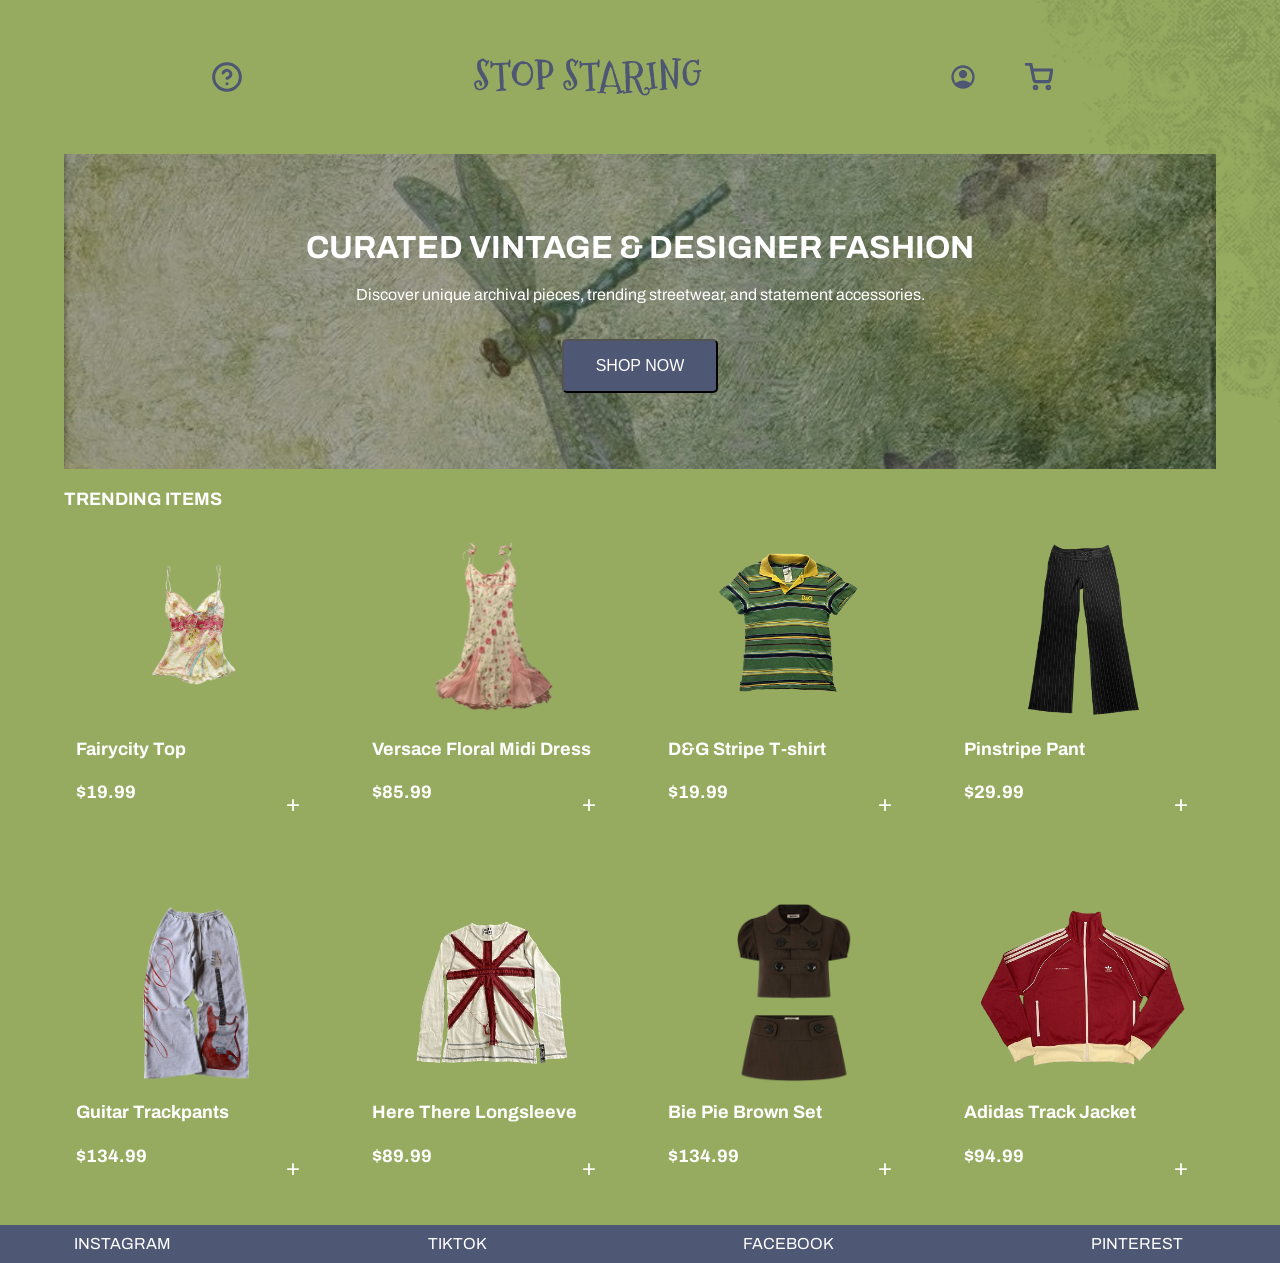
<file: index.html>
<!DOCTYPE html>
<html lang="en">
<head>
    <meta charset="UTF-8">
    <meta name="viewport" content="width=device-width, initial-scale=1.0">
    <title>Stop Staring</title>
    <link rel="icon" type="image/x-icon" href="/favicon /favicon.ico">
    <link rel="stylesheet" href="info.css">
    <script src="info.js" defer></script>

    <!--Favicon Code -->
    <link rel="icon" type="image/png" href="favicon-96x96.png" sizes="96x96" />
</head>

<body>
<img src="images/cornerlogoimg.png" alt="treelogo" class="corner-image">    

    <header class="topnav">
<div class="wrapper">
    <nav>
       <ul class="topnav_links"> <!--unordered list as order of options not significant--> 
        <li><a href="support.html" class="topnav__option"> <img src="images/icons/svg icons/Help circle.svg" alt="help icon" class="topnav__option"></a></li>
        <li><a href="index.html" class="topnav__homelink"> <img src="images/icons/svg icons/STOP STARING dsktp.svg" alt="Stop Staring homepage" class="topnav__logo"></a></li>
       
        <li class="nav-actions"> 
            <button class="account-btn" id="openAccount">
            <img src="images/icons/svg icons/account icon .svg" alt="Account" class="topnav__account"></a>
            </button> 

            <button class="cart-btn" id="openCart">
            <img src="images/icons/svg icons/Shopping cart icon.svg" alt="Cart" class="topnav__cart">
            </button>
        </li>
    </ul>  
    </nav>
   
</div>
    </header>

      <!--Account Overlay Code -->   
<div class="account-overlay" id="accountOverlay"></div>
<aside class="account-drawer" id="accountDrawer">

    <div class="drawer-top">
    <h2>Account</h2>
    <button class="close-drawer" id="closeAccount">
        X
    </button>
</div>

<div class="drawer-links">
    <a href="">SIGN IN</a>
    <a href="">CREATE ACCOUNT</a>
    <a href="">ORDERS</a>
    <a href="">WISHLIST</a>
</div>

</aside>

<!--Cart Overlay Code -->  
<div class="cart-overlay" id="cartOverlay"></div>
<aside class="cart-drawer" id="cartDrawer">
    <div class="drawer-top">
        <h2>CART</h2>
        <button class="close-drawer" id="closeCart">
            x
        </button>
    </div>

 <!--Cart Items Overlay Code -->
 <div class="cart-items" id="cartItems"></div>  
 
 <!--Cart Footer Overlay Code --> 
 <div class="cart-footer">
    
    <button class="checkout-btn" id="checkoutBtn">
        CHECKOUT
    </button>
 </div>
</aside>

    <main id="main">
     
<section class="hero-section">
    <div class="hero-content">
        <h1>CURATED VINTAGE & DESIGNER FASHION</h1>

        <p>
            Discover unique archival pieces, trending streetwear,
            and statement accessories.
        </p>

        <a href="shopnow.html">
            <button class="hero-btn">SHOP NOW</button>
        </a>
    </div>
</section>
            
  <!--Trending Products Code -->      
  <section id="product1" class="section-p1">
    <br>
<h2>TRENDING ITEMS</h2>
<div class="pro-container">
        <div class="pro">
        <a href="fairycitytop.html"><img src="images/tops/yellow floral tank top.png" alt="Fairycity tanktop"></a>
       <div class="description">
        <h2>Fairycity Top </h2>
        <br>
        <div class="plusbutton">
            <h2>$19.99</h2> 
            <button class="add-cart"
            data-name="Fairycity Top"
            data-price="19.99"
            data-image="images/tops/yellow floral tank top.png"
            >+</button>
        </div>
        
       </div>
       <a href="/images/icons/svg icons/Plus.svg"></a> 
    </div>
    <div class="pro">
        <a href="versacedress.html"><img src="images/dresses/Versace floral dress.png" alt="Versace Pink and White Floral Dress"></a>
       <div class="description">
        <h2>Versace Floral Midi Dress </h2>
        <br>
        <div class="plusbutton">
            <h2>$85.99</h2> 
            <button class="add-cart"
            data-name="Versace Midi Dress"
            data-price="85.99"
            data-image="images/dresses/Versace floral dress.png"
            >+</button>
            
        </div>
        
       </div>
       <a href="/images/icons/svg icons/Plus.svg"></a> 
    </div>
    <div class="pro">
        <img src="images/tops/D&G Shirt.png" alt="D&G Striped Green Shirt">
       <div class="description">
        <h2>D&G Stripe T-shirt </h2>
        <br>
        <div class="plusbutton">
            <h2>$19.99</h2> 
            <button type="button">+</button>
        </div>
        
       </div>
       <a href="/images/icons/svg icons/Plus.svg"></a> 
    </div>
    <div class="pro">
        <img src="images/pants/blackpants.png" alt="Black pinstripe pant">
       <div class="description">
        <h2>Pinstripe Pant </h2>
        <br>
        <div class="plusbutton">
            <h2>$29.99</h2> 
            <button type="button">+</button>
        </div>
        
       </div>
       <a href="/images/icons/svg icons/Plus.svg"></a> 
    </div>
    <div class="pro">
        <img src="images/pants/guitar track pant.png" alt="Grey Trackpants with Guitar printed">
       <div class="description">
        <h2>Guitar Trackpants </h2>
        <br>
        <div class="plusbutton">
            <h2>$134.99</h2> 
            <button type="button">+</button>
        </div>
        
       </div>
       <a href="/images/icons/svg icons/Plus.svg"></a> 
    </div>
    <div class="pro">
        <img src="images/tops/here there longsleeve.png" alt="White longsleeve with red unionjack">
       <div class="description">
        <h2>Here There Longsleeve </h2>
        <br>
        <div class="plusbutton">
            <h2>$89.99</h2> 
            <button type="button">+</button>
        </div>
        
       </div>
       <a href="/images/icons/svg icons/Plus.svg"></a> 
    </div>
     <div class="pro">
        <img src="images/sets/brown set.png" alt="Brown set with croptop and miniskirt">
       <div class="description">
        <h2>Bie Pie Brown Set </h2>
        <br>
        <div class="plusbutton">
            <h2>$134.99</h2> 
            <button type="button">+</button>
        </div>
        
       </div>
       <a href="images/icons/svg icons/Plus.svg"></a> 
    </div>
     <div class="pro">
        <img src="images/tops/adidas trackjacket .png" alt="Red Zip-up Adidas Jacket with White Accents">
       <div class="description">
        <h2>Adidas Track Jacket </h2>
        <br>
        <div class="plusbutton">
            <h2>$94.99</h2> 
            <button type="button">+</button>
        </div>
        
       </div>
       <a href="/images/icons/svg icons/Plus.svg"></a> 
    </div>
</div>



</section>      
 </main>

<p></p>
    <footer class="socialmedia">
<ul>
    <li><p>INSTAGRAM</p></li>
    <li><p>TIKTOK</p></li>
    <li><p>FACEBOOK</p></li>
    <li><p>PINTEREST</p></li>
    
</ul>

    </footer>



</body>
</html>
</file>
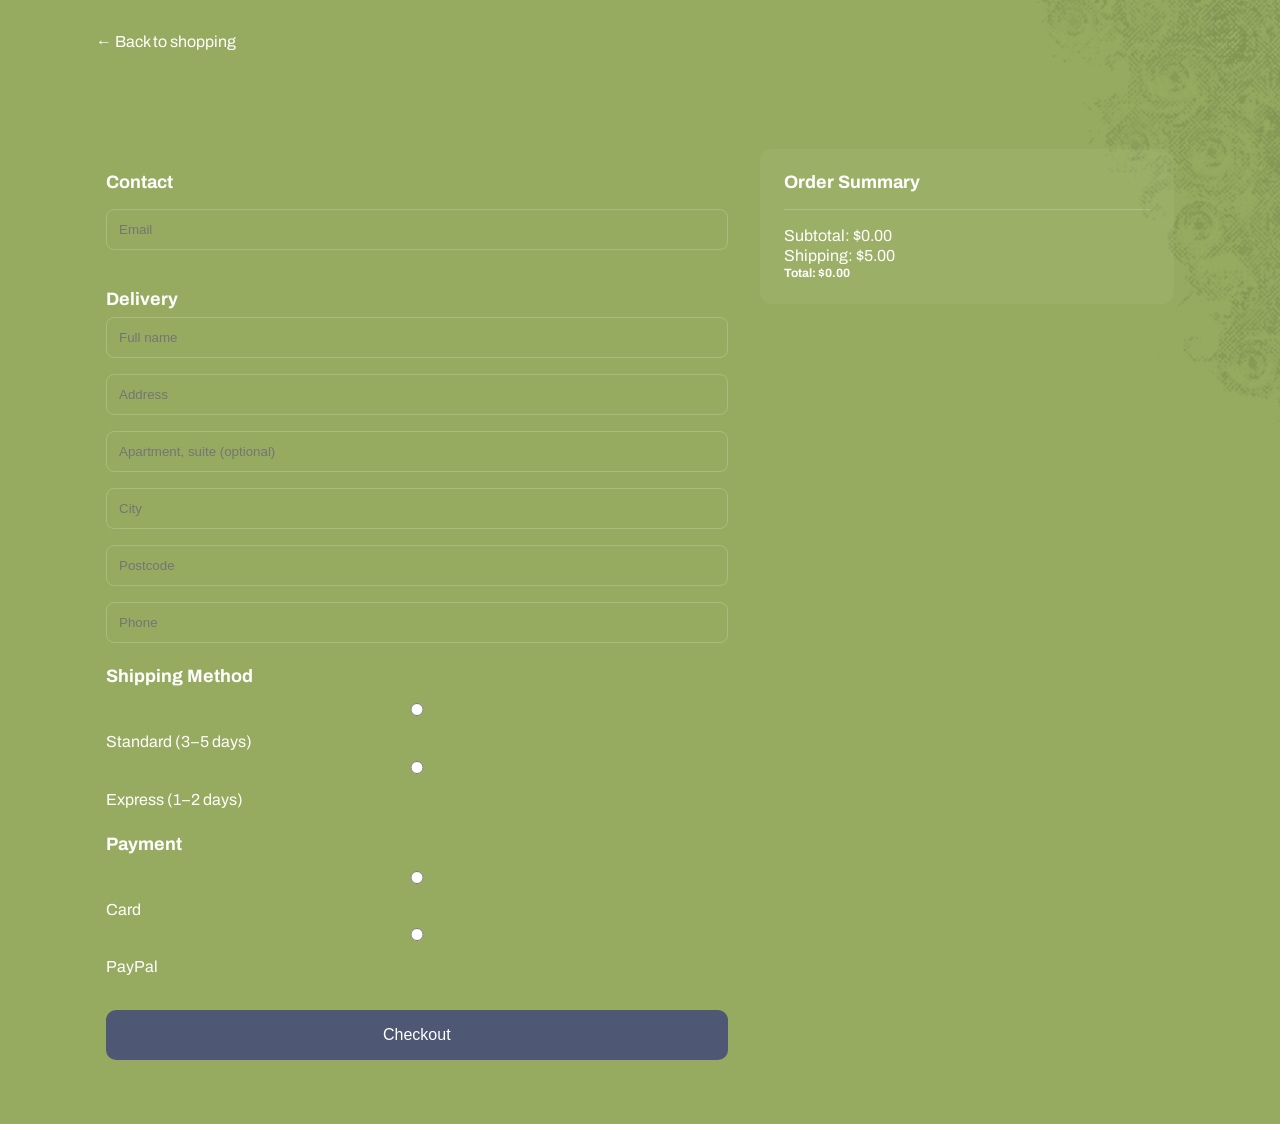
<file: checkout.html>
<!DOCTYPE html>
<html lang="en">
<head>
  <meta charset="UTF-8">
  <meta name="viewport" content="width=device-width, initial-scale=1.0">
  <title>Product Page</title>
   <link rel="icon" type="image/x-icon" href="favicon /favicon.ico">
  <link rel="stylesheet" href="info.css">
  <script src="info.js" defer></script>
</head>

<body>
 <img src="images/cornerlogoimg.png" alt="treelogo" class="corner-image"> 
<header class="checkout-header">
  <a href="shopnow.html" class="back-shop">← Back to shopping</a>
</header>

<main class="checkout-layout">

  <!-- LEFT: FORM -->
  <section class="checkout-form">

    <h2>Contact</h2>
    <input type="email" placeholder="Email">

    <h2>Delivery</h2>
    <input type="text" placeholder="Full name">
    <input type="text" placeholder="Address">
    <input type="text" placeholder="Apartment, suite (optional)">
    <input type="text" placeholder="City">
    <input type="text" placeholder="Postcode">
    <input type="text" placeholder="Phone">

    <h2>Shipping Method</h2>
    <label><input type="radio" name="ship"> Standard (3–5 days)</label>
    <label><input type="radio" name="ship"> Express (1–2 days)</label>

    <h2>Payment</h2>
    <label><input type="radio" name="pay"> Card</label>
    <label><input type="radio" name="pay"> PayPal</label>

    <button class="pay-btn" id="payBtn">Checkout</button>

  </section>

  <!-- RIGHT: SUMMARY -->
    <aside class="checkout-summary">

  <h2>Order Summary</h2>

  <div id="checkoutItems"></div>

  <div class="summary-totals">
    <p id="subtotal">Subtotal: $0.00</p>
    <p>Shipping: $5.00</p>
    <h3 id="total">Total: $0.00</h3>
  </div>

</aside>

</main>

<div class="purchase-transition" id="purchaseTransition">

<h2 class="success-title">Order Confirmed ✓</h2>
<p class="success-text"> Thank you for your purchse! You will receive a confirmation email shortly. 
</p>

<button class="success-btn" id="continueShopping">
  Continue Shopping
</button>


</div>
</div>

</body>
</html>
</file>
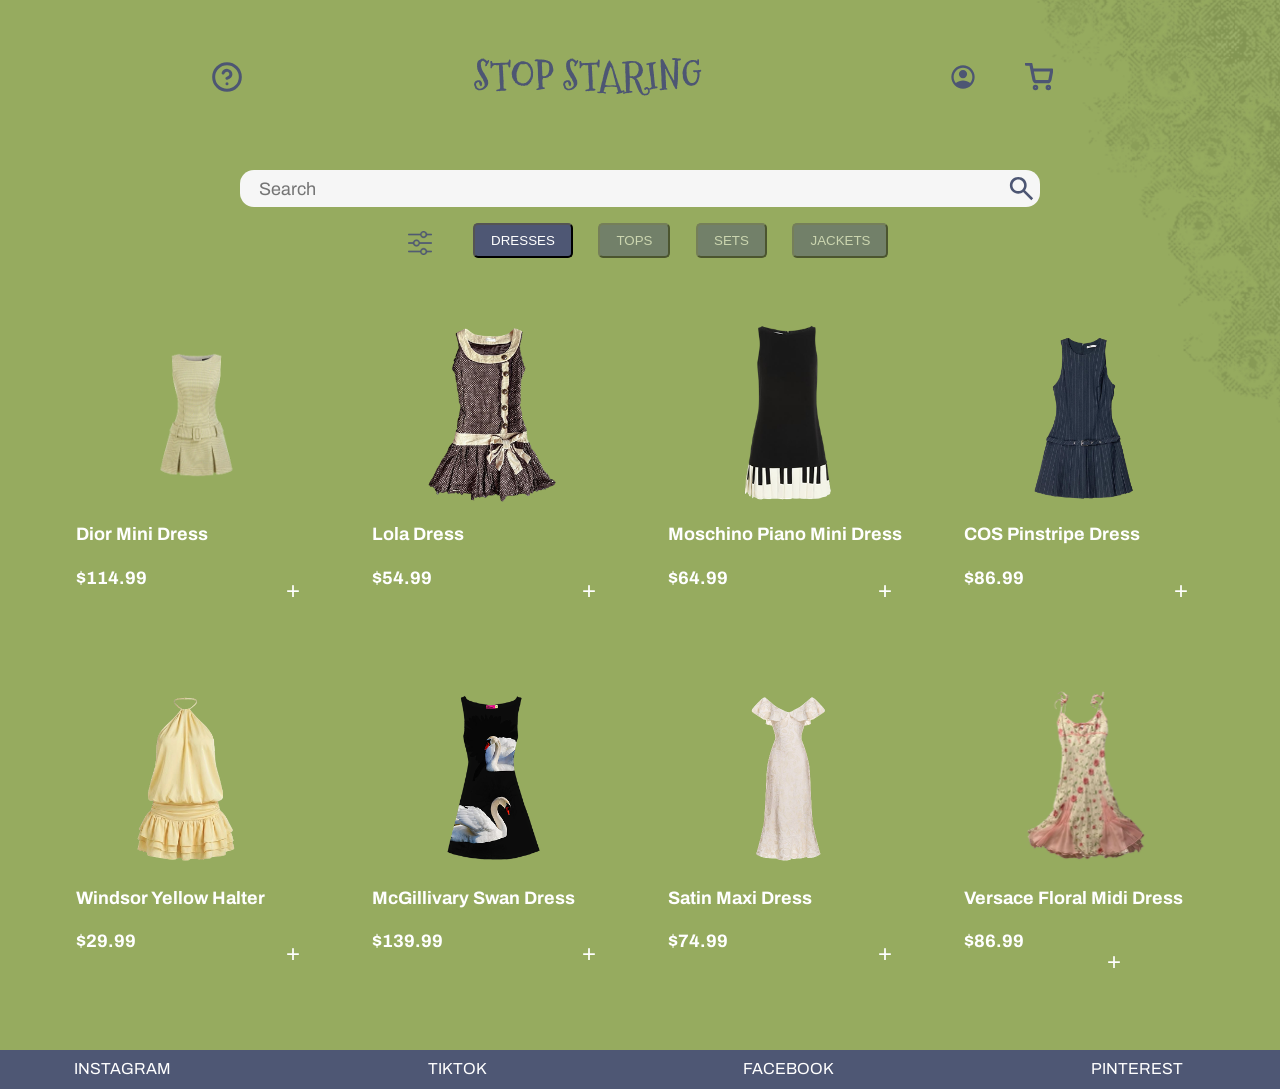
<file: dresses.html>
<!DOCTYPE html>
<html lang="en">
<head>
    <meta charset="UTF-8">
    <meta name="viewport" content="width=device-width, initial-scale=1.0">
    <title>Stop Staring</title>
    <link rel="icon" type="image/x-icon" href="favicon /favicon.ico">
    <link rel="stylesheet" href="info.css">
    <script src="info.js" defer></script>

    <!--Favicon Code -->
    <link rel="icon" type="image/png" href="favicon-96x96.png" sizes="96x96" />
</head>

<body>
<img src="images/cornerlogoimg.png" alt="treelogo" class="corner-image">    
      <!--Account Overlay Code -->   
<div class="account-overlay" id="accountOverlay"></div>
<aside class="account-drawer" id="accountDrawer">

    <div class="drawer-top">
    <h2>Account</h2>
    <button class="close-drawer" id="closeAccount">
        X
    </button>
</div>

<div class="drawer-links">
    <a href="">SIGN IN</a>
    <a href="">CREATE ACCOUNT</a>
    <a href="">ORDERS</a>
    <a href="">WISHLIST</a>
</div>

</aside>

<!--Cart Overlay Code -->  
<div class="cart-overlay" id="cartOverlay"></div>
<aside class="cart-drawer" id="cartDrawer">
    <div class="drawer-top">
        <h2>CART</h2>
        <button class="close-drawer" id="closeCart">
            x
        </button>
    </div>

 <!--Cart Items Overlay Code -->
 <div class="cart-items" id="cartItems">
    <p class="empty-cart">Your cart is empty</p>
 </div>  
 
 <!--Cart Footer Overlay Code --> 
 <div class="cart-footer">
    <button class="checkout-btn" id="checkoutBtn">
        CHECKOUT
    </button>
 </div>
</aside>


    <header class="topnav">
<div class="wrapper">
    <nav>
       <ul class="topnav_links"> <!--unordered list as order of options not significant--> 
         <li><a href="support.html" class="topnav__option"> <img src="images/icons/svg icons/Help circle.svg" alt="help icon" class="topnav__option"></a></li>
        <li><a href="index.html" class="topnav__homelink"> <img src="images/icons/svg icons/STOP STARING dsktp.svg" alt="Stop Staring homepage" class="topnav__logo"></a></li>
       <li class="nav-actions"> 
            <button class="account-btn" id="openAccount">
            <img src="images/icons/svg icons/account icon .svg" alt="Account" class="topnav__account"></a>
            </button> 
        
            <button class="cart-btn" id="openCart"> 
            <img src="images/icons/svg icons/Shopping cart icon.svg" alt="Cart" class="topnav__cart">
            </button>
       </li>
    </ul>  
    </nav>
   
</div>
    </header>

    <main id="main">
        
    <form>
        <div class="search">
            <input class="search-input" type="search" placeholder="Search">
            <span><img src="images/icons/svg icons/search icon.svg" alt="search" class="search-icon"></span>
        </div>
    </form>
    <div class="hero">
         <button class="filter-icon-btn" id="openFilters">
            <img src="images/icons/blue filter.png" alt="Filters">
        </button>
       <a href="dresses.html" class="category active"><button> DRESSES</button> </a> 
       <a href="tops.html" class="category"><button>TOPS</button></a> 
       <a href="sets.html" class="category"><button>SETS</button> </a> 
       <a href="jackets.html" class="category"><button>JACKETS</button></a> 
    </div>

  <div class="filter-overlay" id="filterOverlay"></div>
    <div class="shop-layout">
         <!--Side Filter --> 

  <aside class="filters" id="filterDrawer">

  <details open>
    <summary>Size</summary>
    <label><input type="checkbox"> XS</label>
    <label><input type="checkbox"> S</label>
    <label><input type="checkbox"> M</label>
    <label><input type="checkbox"> L</label>
    <label><input type="checkbox"> XL</label>
  </details>

  <details>
    <summary>Availability</summary>
    <label><input type="checkbox"> Available</label>
    <label><input type="checkbox"> Out of Stock</label>
  </details>

  <details>
    <summary>Category</summary>
    <label><input type="checkbox"> Dresses</label>
    <label><input type="checkbox"> Tops</label>
  </details>

  <details>
    <summary>Colours</summary>
    <label><input type="checkbox"> Red</label>
    <label><input type="checkbox"> Blue</label>
    <label><input type="checkbox"> Orange</label>
    <label><input type="checkbox"> Red</label>
    <label><input type="checkbox"> Pink</label>
  </details>

  <details>
    <summary>Price Range</summary>
    <label><input type="checkbox" name="price"> $0–50</label>
    <label><input type="checkbox" name="price"> $50–100</label>
    <label><input type="checkbox" name="price"> $100–150</label>
    <label><input type="checkbox" name="price"> $150–100</label>
  </details>

</aside>

<section id="product1">
<div class="pro-container">
    <div class="pro">
        <img src="images/dresses/Dior belted mini dress.png" alt="Dior belted mini dress">
       <div class="description">
        <h2>Dior Mini Dress </h2>
        <br>
        <div class="plusbutton">
            <h2>$114.99</h2> 
            <button type="button">+</button>
        </div>
        
       </div>
       <a href="images/icons/svg icons/Plus.svg"></a> 
    </div>

            <div class="pro">
        <img src="images/dresses/dotted mini dress.png" alt="Dotted mini dress with bow at waist">
       <div class="description">
        <h2>Lola Dress </h2>
        <br>
        <div class="plusbutton">
            <h2>$54.99</h2> 
            <button type="button">+</button>
        </div>
        
       </div>
       
       <a href="images/icons/svg icons/Plus.svg"></a> 
    </div>
    <div class="pro">
        <img src="images/dresses/moschino piano dress.png" alt="Mini dress with piano print hem">
       <div class="description">
        <h2>Moschino Piano Mini Dress</h2>
        <br>
        <div class="plusbutton">
            <h2>$64.99</h2> 
            <button type="button">+</button>
        </div>
        
       </div>
       <a href="images/icons/svg icons/Plus.svg"></a> 
    </div>
    <div class="pro">
        <img src="images/dresses/pinstripe dress.png" alt="Blue COS mini Dress with white pinstripes">
       <div class="description">
        <h2>COS Pinstripe Dress </h2>
        <br>
        <div class="plusbutton">
            <h2>$86.99</h2> 
            <button type="button">+</button>
        </div>
        
       </div>
       <a href="images/icons/svg icons/Plus.svg"></a> 
    </div>

    <div class="pro">
        <img src="images/dresses/yellow halter dress .png" alt="Yellow halter mini dress">
       <div class="description">
        <h2>Windsor Yellow Halter  </h2>
        <br>
        <div class="plusbutton">
            <h2>$29.99</h2> 
            <button type="button">+</button>
        </div>
        
       </div>
       <a href="/images/icons/svg icons/Plus.svg"></a> 
    </div>

    <div class="pro">
        <img src="images/dresses/swan dress.png" alt="BLack mini dress with white swan">
       <div class="description">
        <h2>McGillivary Swan Dress  </h2>
        <br>
        <div class="plusbutton">
            <h2>$139.99</h2> 
            <button type="button">+</button>
        </div>
        
       </div>
       <a href="/images/icons/svg icons/Plus.svg"></a> 
    </div>

     <div class="pro">
        <img src="images/dresses/satin maxi dress.png" alt="White flower print satin maxi dress">
       <div class="description">
        <h2>Satin Maxi Dress </h2>
        <br>
        <div class="plusbutton">
            <h2>$74.99</h2> 
            <button type="button">+</button>
        </div>
        
       </div>
       <a href="images/icons/svg icons/Plus.svg"></a> 
    </div>


    <div class="pro">
       <a href="versacedress.html"><img src="images/dresses/Versace floral dress.png" alt="Floral pink and white versace midi dress"></a> 
       <div class="description">
        <h2>Versace Floral Midi Dress</h2>
        <br>
        <div class="plusbutton">
            <h2>$86.99</h2> 
           <button 
      class="add-to-cart add-cart"
      data-name="Versace Midi Dress"
      data-price="85.99"
      data-image="images/dresses/Versace floral dress.png"
      >+</button>
        </div>
        
       </div>
       <a href="images/icons/svg icons/Plus.svg"></a> 
    </div>
    
</div>
</section>   
</main>



<footer class="socialmedia">
<ul>
    <li><p>INSTAGRAM</p></li>
    <li><p>TIKTOK</p></li>
    <li><p>FACEBOOK</p></li>
    <li><p>PINTEREST</p></li>
    
</ul>

    </footer>



</body>
</html>
</file>
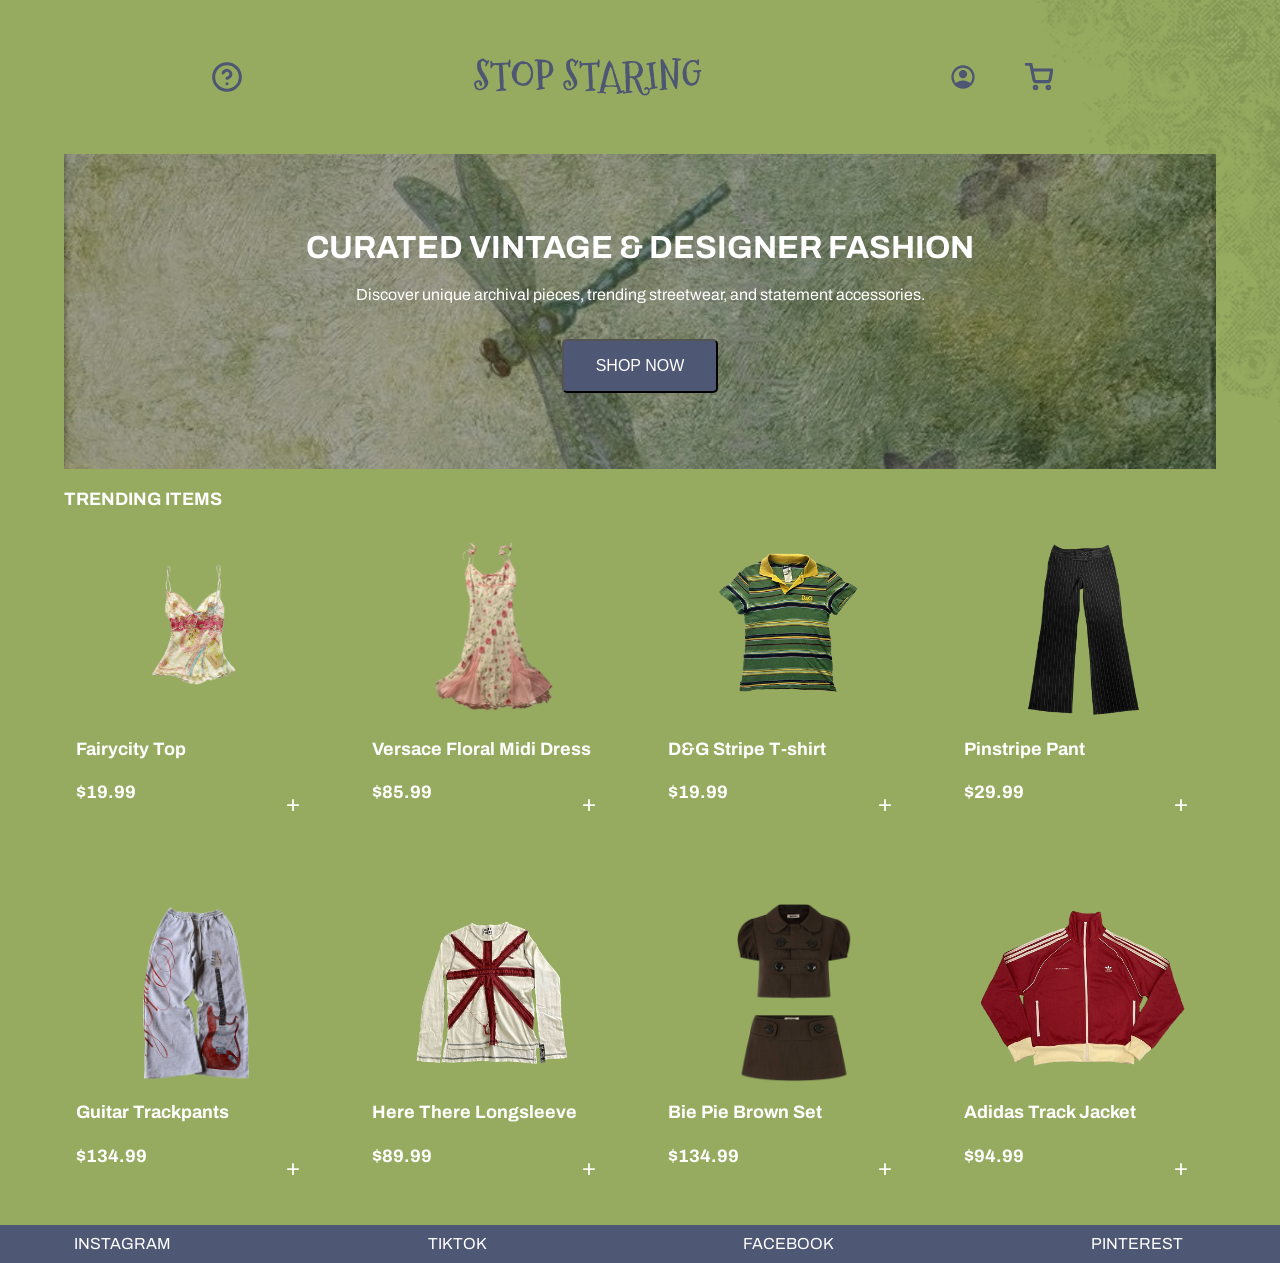
<file: info.html>
<!DOCTYPE html>
<html lang="en">
<head>
    <meta charset="UTF-8">
    <meta name="viewport" content="width=device-width, initial-scale=1.0">
    <title>Stop Staring</title>
    <link rel="icon" type="image/x-icon" href="/favicon /favicon.ico">
    <link rel="stylesheet" href="info.css">
    <script src="info.js" defer></script>

    <!--Favicon Code -->
    <link rel="icon" type="image/png" href="favicon-96x96.png" sizes="96x96" />
</head>

<body>
<img src="images/cornerlogoimg.png" alt="treelogo" class="corner-image">    

    <header class="topnav">
<div class="wrapper">
    <nav>
       <ul class="topnav_links"> <!--unordered list as order of options not significant--> 
        <li><a href="support.html" class="topnav__option"> <img src="images/icons/svg icons/Help circle.svg" alt="help icon" class="topnav__option"></a></li>
        <li><a href="info.html" class="topnav__homelink"> <img src="images/icons/svg icons/STOP STARING dsktp.svg" alt="Stop Staring homepage" class="topnav__logo"></a></li>
       
        <li class="nav-actions"> 
            <button class="account-btn" id="openAccount">
            <img src="images/icons/svg icons/account icon .svg" alt="Account" class="topnav__account"></a>
            </button> 

            <button class="cart-btn" id="openCart">
            <img src="images/icons/svg icons/Shopping cart icon.svg" alt="Cart" class="topnav__cart">
            </button>
        </li>
    </ul>  
    </nav>
   
</div>
    </header>

      <!--Account Overlay Code -->   
<div class="account-overlay" id="accountOverlay"></div>
<aside class="account-drawer" id="accountDrawer">

    <div class="drawer-top">
    <h2>Account</h2>
    <button class="close-drawer" id="closeAccount">
        X
    </button>
</div>

<div class="drawer-links">
    <a href="">SIGN IN</a>
    <a href="">CREATE ACCOUNT</a>
    <a href="">ORDERS</a>
    <a href="">WISHLIST</a>
</div>

</aside>

<!--Cart Overlay Code -->  
<div class="cart-overlay" id="cartOverlay"></div>
<aside class="cart-drawer" id="cartDrawer">
    <div class="drawer-top">
        <h2>CART</h2>
        <button class="close-drawer" id="closeCart">
            x
        </button>
    </div>

 <!--Cart Items Overlay Code -->
 <div class="cart-items" id="cartItems"></div>  
 
 <!--Cart Footer Overlay Code --> 
 <div class="cart-footer">
    
    <button class="checkout-btn" id="checkoutBtn">
        CHECKOUT
    </button>
 </div>
</aside>

    <main id="main">
     
<section class="hero-section">
    <div class="hero-content">
        <h1>CURATED VINTAGE & DESIGNER FASHION</h1>

        <p>
            Discover unique archival pieces, trending streetwear,
            and statement accessories.
        </p>

        <a href="shopnow.html">
            <button class="hero-btn">SHOP NOW</button>
        </a>
    </div>
</section>
            
  <!--Trending Products Code -->      
  <section id="product1" class="section-p1">
    <br>
<h2>TRENDING ITEMS</h2>
<div class="pro-container">
        <div class="pro">
        <a href="fairycitytop.html"><img src="images/tops/yellow floral tank top.png" alt="Fairycity tanktop"></a>
       <div class="description">
        <h2>Fairycity Top </h2>
        <br>
        <div class="plusbutton">
            <h2>$19.99</h2> 
            <button class="add-cart"
            data-name="Fairycity Top"
            data-price="19.99"
            data-image="images/tops/yellow floral tank top.png"
            >+</button>
        </div>
        
       </div>
       <a href="/images/icons/svg icons/Plus.svg"></a> 
    </div>
    <div class="pro">
        <a href="versacedress.html"><img src="images/dresses/Versace floral dress.png" alt="Versace Pink and White Floral Dress"></a>
       <div class="description">
        <h2>Versace Floral Midi Dress </h2>
        <br>
        <div class="plusbutton">
            <h2>$85.99</h2> 
            <button class="add-cart"
            data-name="Versace Midi Dress"
            data-price="85.99"
            data-image="images/dresses/Versace floral dress.png"
            >+</button>
            
        </div>
        
       </div>
       <a href="/images/icons/svg icons/Plus.svg"></a> 
    </div>
    <div class="pro">
        <img src="images/tops/D&G Shirt.png" alt="D&G Striped Green Shirt">
       <div class="description">
        <h2>D&G Stripe T-shirt </h2>
        <br>
        <div class="plusbutton">
            <h2>$19.99</h2> 
            <button type="button">+</button>
        </div>
        
       </div>
       <a href="/images/icons/svg icons/Plus.svg"></a> 
    </div>
    <div class="pro">
        <img src="images/pants/blackpants.png" alt="Black pinstripe pant">
       <div class="description">
        <h2>Pinstripe Pant </h2>
        <br>
        <div class="plusbutton">
            <h2>$29.99</h2> 
            <button type="button">+</button>
        </div>
        
       </div>
       <a href="/images/icons/svg icons/Plus.svg"></a> 
    </div>
    <div class="pro">
        <img src="images/pants/guitar track pant.png" alt="Grey Trackpants with Guitar printed">
       <div class="description">
        <h2>Guitar Trackpants </h2>
        <br>
        <div class="plusbutton">
            <h2>$134.99</h2> 
            <button type="button">+</button>
        </div>
        
       </div>
       <a href="/images/icons/svg icons/Plus.svg"></a> 
    </div>
    <div class="pro">
        <img src="images/tops/here there longsleeve.png" alt="White longsleeve with red unionjack">
       <div class="description">
        <h2>Here There Longsleeve </h2>
        <br>
        <div class="plusbutton">
            <h2>$89.99</h2> 
            <button type="button">+</button>
        </div>
        
       </div>
       <a href="/images/icons/svg icons/Plus.svg"></a> 
    </div>
     <div class="pro">
        <img src="images/sets/brown set.png" alt="Brown set with croptop and miniskirt">
       <div class="description">
        <h2>Bie Pie Brown Set </h2>
        <br>
        <div class="plusbutton">
            <h2>$134.99</h2> 
            <button type="button">+</button>
        </div>
        
       </div>
       <a href="images/icons/svg icons/Plus.svg"></a> 
    </div>
     <div class="pro">
        <img src="images/tops/adidas trackjacket .png" alt="Red Zip-up Adidas Jacket with White Accents">
       <div class="description">
        <h2>Adidas Track Jacket </h2>
        <br>
        <div class="plusbutton">
            <h2>$94.99</h2> 
            <button type="button">+</button>
        </div>
        
       </div>
       <a href="/images/icons/svg icons/Plus.svg"></a> 
    </div>
</div>



</section>      
 </main>

<p></p>
    <footer class="socialmedia">
<ul>
    <li><p>INSTAGRAM</p></li>
    <li><p>TIKTOK</p></li>
    <li><p>FACEBOOK</p></li>
    <li><p>PINTEREST</p></li>
    
</ul>

    </footer>



</body>
</html>
</file>
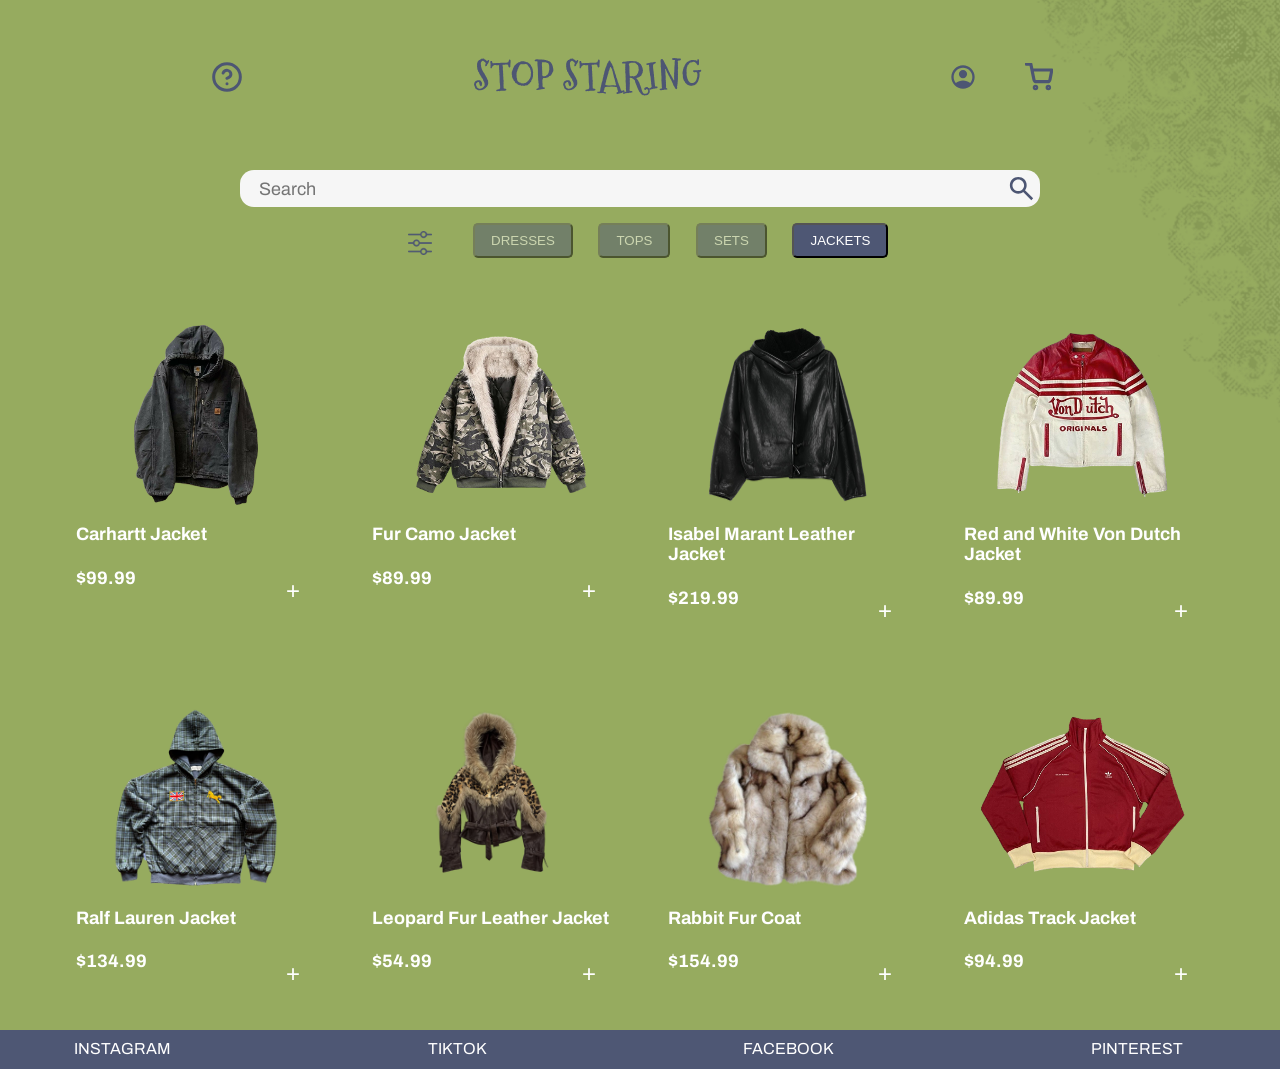
<file: jackets.html>
<!DOCTYPE html>
<html lang="en">
<head>
    <meta charset="UTF-8">
    <meta name="viewport" content="width=device-width, initial-scale=1.0">
    <title>Stop Staring</title>
    <link rel="icon" type="image/x-icon" href="favicon /favicon.ico">
    <link rel="stylesheet" href="info.css">
    <script src="info.js" defer></script>

    <!--Favicon Code -->
    <link rel="icon" type="image/png" href="favicon-96x96.png" sizes="96x96" />
</head>

<body>
<img src="images/cornerlogoimg.png" alt="treelogo" class="corner-image">    
      <!--Account Overlay Code -->   
<div class="account-overlay" id="accountOverlay"></div>
<aside class="account-drawer" id="accountDrawer">

    <div class="drawer-top">
    <h2>Account</h2>
    <button class="close-drawer" id="closeAccount">
        X
    </button>
</div>

<div class="drawer-links">
    <a href="">SIGN IN</a>
    <a href="">CREATE ACCOUNT</a>
    <a href="">ORDERS</a>
    <a href="">WISHLIST</a>
</div>

</aside>

<!--Cart Overlay Code -->  
<div class="cart-overlay" id="cartOverlay"></div>
<aside class="cart-drawer" id="cartDrawer">
    <div class="drawer-top">
        <h2>CART</h2>
        <button class="close-drawer" id="closeCart">
            x
        </button>
    </div>

 <!--Cart Items Overlay Code -->
 <div class="cart-items" id="cartItems">
    <p class="empty-cart">Your cart is empty</p>
 </div>  
 
 <!--Cart Footer Overlay Code --> 
 <div class="cart-footer">
    <button class="checkout-btn" id="checkoutBtn">
        CHECKOUT
    </button>
 </div>
</aside>


    <header class="topnav">
<div class="wrapper">
    <nav>
       <ul class="topnav_links"> <!--unordered list as order of options not significant--> 
         <li><a href="support.html" class="topnav__option"> <img src="images/icons/svg icons/Help circle.svg" alt="help icon" class="topnav__option"></a></li>
        <li><a href="index.html" class="topnav__homelink"> <img src="images/icons/svg icons/STOP STARING dsktp.svg" alt="Stop Staring homepage" class="topnav__logo"></a></li>
       <li class="nav-actions"> 
            <button class="account-btn" id="openAccount">
            <img src="images/icons/svg icons/account icon .svg" alt="Account" class="topnav__account"></a>
            </button> 
        
            <button class="cart-btn" id="openCart"> 
            <img src="images/icons/svg icons/Shopping cart icon.svg" alt="Cart" class="topnav__cart">
            </button>
        </li>
    </ul>  
    </nav>
   
</div>
    </header>

    <main id="main">
       
    <form>
        <div class="search">
            <input class="search-input" type="search" placeholder="Search">
            <span><img src="images/icons/svg icons/search icon.svg" alt="search" class="search-icon"></span>
        </div>
    </form>
    <div class="hero">
         <button class="filter-icon-btn" id="openFilters">
            <img src="images/icons/blue filter.png" alt="Filters">
        </button>
       <a href="dresses.html" class="category"><button> DRESSES</button> </a> 
       <a href="tops.html" class="category"><button>TOPS</button></a> 
       <a href="sets.html" class="category"><button>SETS</button></a> 
        <a href="jackets.html" class="category active"><button>JACKETS</button></a>
    </div>

  <div class="filter-overlay" id="filterOverlay"></div>
    <div class="shop-layout">
         <!--Side Filter --> 

  <aside class="filters" id="filterDrawer">

  <details open>
    <summary>Size</summary>
    <label><input type="checkbox"> XS</label>
    <label><input type="checkbox"> S</label>
    <label><input type="checkbox"> M</label>
    <label><input type="checkbox"> L</label>
    <label><input type="checkbox"> XL</label>
  </details>

  <details>
    <summary>Availability</summary>
    <label><input type="checkbox"> Available</label>
    <label><input type="checkbox"> Out of Stock</label>
  </details>

  <details>
    <summary>Category</summary>
    <label><input type="checkbox"> Dresses</label>
    <label><input type="checkbox"> Tops</label>
  </details>

  <details>
    <summary>Colours</summary>
    <label><input type="checkbox"> Red</label>
    <label><input type="checkbox"> Blue</label>
    <label><input type="checkbox"> Orange</label>
    <label><input type="checkbox"> Red</label>
    <label><input type="checkbox"> Pink</label>
  </details>

  <details>
    <summary>Price Range</summary>
    <label><input type="checkbox" name="price"> $0–50</label>
    <label><input type="checkbox" name="price"> $50–100</label>
    <label><input type="checkbox" name="price"> $100–150</label>
    <label><input type="checkbox" name="price"> $150–100</label>
  </details>

</aside>

<section id="product1">
<div class="pro-container">
    <div class="pro">
        <img src="images/jackets/carhart.png" alt="Grey Carhartt Jacket">
       <div class="description">
        <h2>Carhartt Jacket </h2>
        <br>
        <div class="plusbutton">
            <h2>$99.99</h2> 
            <button type="button">+</button>
        </div>
        
       </div>
       <a href="images/icons/svg icons/Plus.svg"></a> 
    </div>

            <div class="pro">
        <img src="images/jackets/camo jacket .png" alt="Fur trimmed camo jacket">
       <div class="description">
        <h2>Fur Camo Jacket</h2>
        <br>
        <div class="plusbutton">
            <h2>$89.99</h2> 
            <button type="button">+</button>
        </div>
        
       </div>
       
       <a href="images/icons/svg icons/Plus.svg"></a> 
    </div>
    <div class="pro">
        <img src="images/jackets/black leatherr.png" alt="Black leather jacket">
       <div class="description">
        <h2>Isabel Marant Leather Jacket </h2>
        <br>
        <div class="plusbutton">
            <h2>$219.99</h2> 
            <button type="button">+</button>
        </div>
        
       </div>
       <a href="images/icons/svg icons/Plus.svg"></a> 
    </div>
    <div class="pro">
        <img src="images/jackets/von dutch .png" alt="White von dutch jacket with red upper and accents">
       <div class="description">
        <h2>Red and White Von Dutch Jacket </h2>
        <br>
        <div class="plusbutton">
            <h2>$89.99</h2> 
            <button type="button">+</button>
        </div>
        
       </div>
       <a href="images/icons/svg icons/Plus.svg"></a> 
    </div>
 
    <div class="pro">
        <img src="images/jackets/polo jacket.png" alt="Plaid Ralf Lauren Jacket">
       <div class="description">
        <h2>Ralf Lauren Jacket </h2>
        <br>
        <div class="plusbutton">
            <h2>$134.99</h2> 
            <button type="button">+</button>
        </div>
        
       </div>
       <a href="images/icons/svg icons/Plus.svg"></a> 
    </div>

     <div class="pro">
        <img src="images/jackets/fur jacket.png" alt="Leather jacket with leopard shoulder trim">
       <div class="description">
        <h2>Leopard Fur Leather Jacket </h2>
        <br>
        <div class="plusbutton">
            <h2>$54.99</h2> 
            <button type="button">+</button>
        </div>
        
       </div>
       <a href="images/icons/svg icons/Plus.svg"></a> 
    </div>
 
    <div class="pro">
        <img src="images/jackets/fur coat.png" alt="Fur Coat">
       <div class="description">
        <h2>Rabbit Fur Coat </h2>
        <br>
        <div class="plusbutton">
            <h2>$154.99</h2> 
            <button type="button">+</button>
        </div>
        
       </div>
       <a href="images/icons/svg icons/Plus.svg"></a> 
    </div>

    <div class="pro">
        <img src="images/tops/adidas trackjacket .png" alt="Red adidas track jacket with white stripes">
       <div class="description">
        <h2>Adidas Track Jacket </h2>
        <br>
        <div class="plusbutton">
            <h2>$94.99</h2> 
            <button type="button">+</button>
        </div>
        
       </div>
       <a href="images/icons/svg icons/Plus.svg"></a> 
    </div>
    
</section>   
</main>


 <footer class="socialmedia">
<ul>
    <li><p>INSTAGRAM</p></li>
    <li><p>TIKTOK</p></li>
    <li><p>FACEBOOK</p></li>
    <li><p>PINTEREST</p></li>
    
</ul>

    </footer>



</body>
</html>
</file>
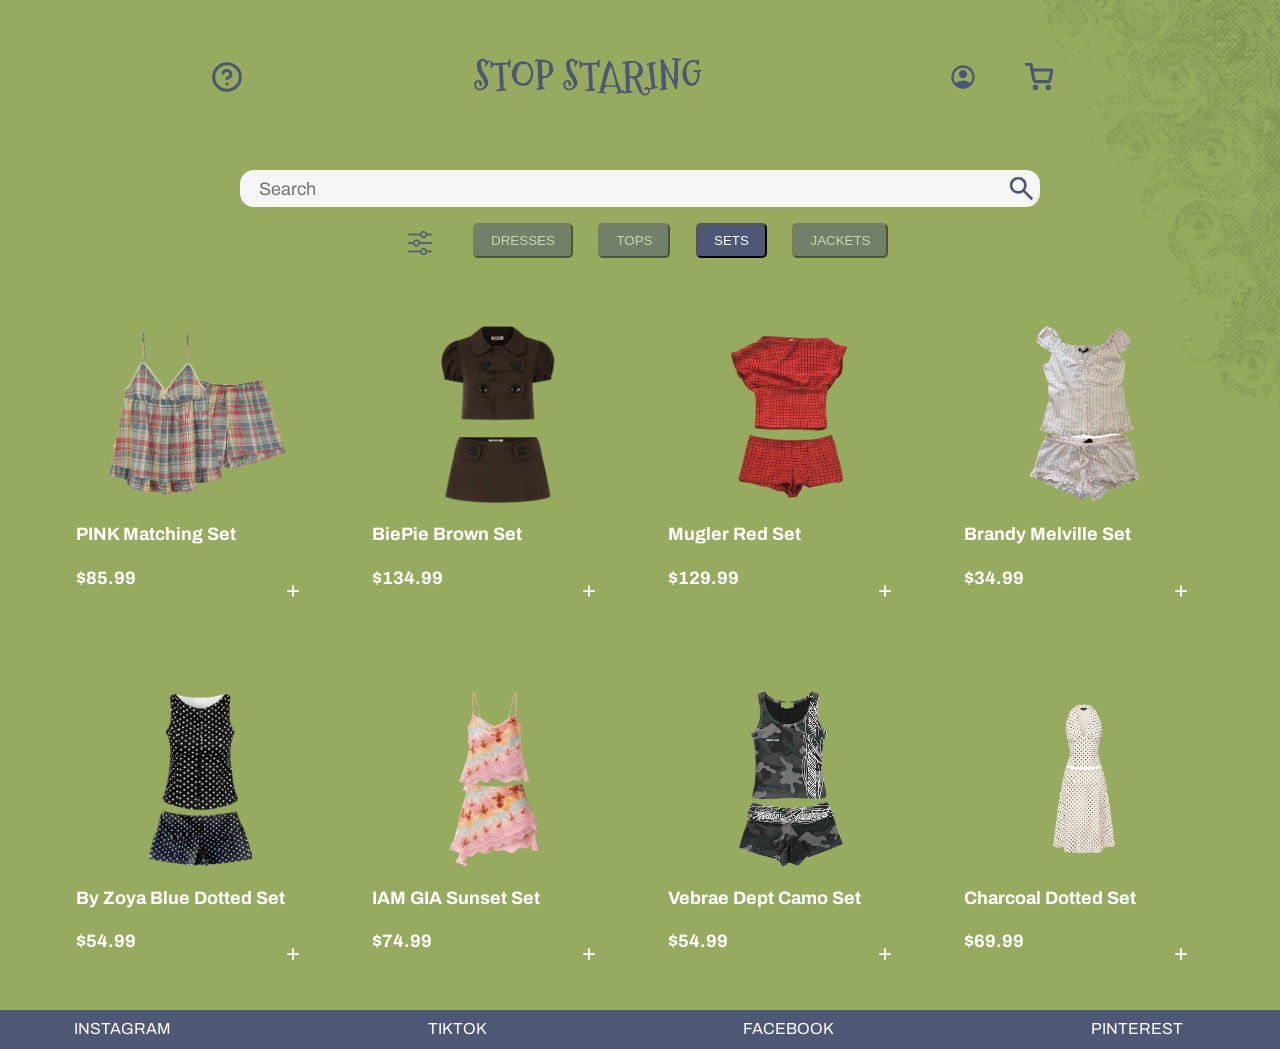
<file: sets.html>
<!DOCTYPE html>
<html lang="en">
<head>
    <meta charset="UTF-8">
    <meta name="viewport" content="width=device-width, initial-scale=1.0">
    <title>Stop Staring</title>
    <link rel="icon" type="image/x-icon" href="favicon /favicon.ico">
    <link rel="stylesheet" href="info.css">
    <script src="info.js" defer></script>

    <!--Favicon Code -->
    <link rel="icon" type="image/png" href="favicon-96x96.png" sizes="96x96" />
</head>

<body>
<img src="images/cornerlogoimg.png" alt="treelogo" class="corner-image">    
      <!--Account Overlay Code -->   
<div class="account-overlay" id="accountOverlay"></div>
<aside class="account-drawer" id="accountDrawer">

    <div class="drawer-top">
    <h2>Account</h2>
    <button class="close-drawer" id="closeAccount">
        X
    </button>
</div>

<div class="drawer-links">
    <a href="">SIGN IN</a>
    <a href="">CREATE ACCOUNT</a>
    <a href="">ORDERS</a>
    <a href="">WISHLIST</a>
</div>

</aside>

<!--Cart Overlay Code -->  
<div class="cart-overlay" id="cartOverlay"></div>
<aside class="cart-drawer" id="cartDrawer">
    <div class="drawer-top">
        <h2>CART</h2>
        <button class="close-drawer" id="closeCart">
            x
        </button>
    </div>

 <!--Cart Items Overlay Code -->
 <div class="cart-items" id="cartItems">
    <p class="empty-cart">Your cart is empty</p>
 </div>  
 
 <!--Cart Footer Overlay Code --> 
 <div class="cart-footer">
    <button class="checkout-btn" id="checkoutBtn">
        CHECKOUT
    </button>
 </div>
</aside>

    <header class="topnav">
<div class="wrapper">
    <nav>
       <ul class="topnav_links"> <!--unordered list as order of options not significant--> 
         <li><a href="support.html" class="topnav__option"> <img src="images/icons/svg icons/Help circle.svg" alt="help icon" class="topnav__option"></a></li>
        <li><a href="index.html" class="topnav__homelink"> <img src="images/icons/svg icons/STOP STARING dsktp.svg" alt="Stop Staring homepage" class="topnav__logo"></a></li>
       <li class="nav-actions"> 
            <button class="account-btn" id="openAccount">
            <img src="images/icons/svg icons/account icon .svg" alt="Account" class="topnav__account"></a>
            </button> 
        
            <button class="cart-btn" id="openCart"> 
            <img src="images/icons/svg icons/Shopping cart icon.svg" alt="Cart" class="topnav__cart">
            </button>
       </li>
    </ul>  
    </nav>
   
</div>
    </header>

    <main id="main">
        
    <form>
        <div class="search">
            <input class="search-input" type="search" placeholder="Search">
            <span><img src="images/icons/svg icons/search icon.svg" alt="search" class="search-icon"></span>
        </div>
    </form>
    <div class="hero">
         <button class="filter-icon-btn" id="openFilters">
            <img src="images/icons/blue filter.png" alt="Filters">
        </button>
       <a href="dresses.html" class="category"><button> DRESSES</button> </a> 
       <a href="tops.html" class="category"><button>TOPS</button></a> 
        <a href="sets.html" class="category active"><button>SETS</button></a>
       <a href="jackets.html" class="category"><button>JACKETS</button></a> 
    </div>

   <div class="filter-overlay" id="filterOverlay"></div>
    <div class="shop-layout">
         <!--Side Filter --> 

  <aside class="filters" id="filterDrawer">

  <details open>
    <summary>Size</summary>
    <label><input type="checkbox"> XS</label>
    <label><input type="checkbox"> S</label>
    <label><input type="checkbox"> M</label>
    <label><input type="checkbox"> L</label>
    <label><input type="checkbox"> XL</label>
  </details>

  <details>
    <summary>Availability</summary>
    <label><input type="checkbox"> Available</label>
    <label><input type="checkbox"> Out of Stock</label>
  </details>

  <details>
    <summary>Category</summary>
    <label><input type="checkbox"> Dresses</label>
    <label><input type="checkbox"> Tops</label>
  </details>

  <details>
    <summary>Colours</summary>
    <label><input type="checkbox"> Red</label>
    <label><input type="checkbox"> Blue</label>
    <label><input type="checkbox"> Orange</label>
    <label><input type="checkbox"> Red</label>
    <label><input type="checkbox"> Pink</label>
  </details>

  <details>
    <summary>Price Range</summary>
    <label><input type="checkbox" name="price"> $0–50</label>
    <label><input type="checkbox" name="price"> $50–100</label>
    <label><input type="checkbox" name="price"> $100–150</label>
    <label><input type="checkbox" name="price"> $150–100</label>
  </details>

</aside>

<section id="product1">
<div class="pro-container">
    <div class="pro">
        <img src="images/sets/pj set .png" alt="Red, blue and yellow matching set">
       <div class="description">
        <h2>PINK Matching Set </h2>
        <br>
        <div class="plusbutton">
            <h2>$85.99</h2> 
            <button type="button">+</button>
        </div>
        
       </div>
       <a href="images/icons/svg icons/Plus.svg"></a> 
    </div>

            <div class="pro">
      <img src="images/sets/brown set.png" alt="Brown set with cropped with mini skirt"></a>
       <div class="description">
        <h2>BiePie Brown Set </h2>
        <br>
        <div class="plusbutton">
            <h2>$134.99</h2> 
            <button type="button">+</button>
        </div>
        
       </div>
       
       <a href="images/icons/svg icons/Plus.svg"></a> 
    </div>
    <div class="pro">
        <img src="images/sets/red set .png" alt="Red checked mini shorts set">
       <div class="description">
        <h2>Mugler Red Set </h2>
        <br>
        <div class="plusbutton">
            <h2>$129.99</h2> 
            <button type="button">+</button>
        </div>
        
       </div>
       <a href="images/icons/svg icons/Plus.svg"></a> 
    </div>
    <div class="pro">
        <img src="images/sets/striped set .png" alt="Brandy Melville Matching Set">
       <div class="description">
        <h2>Brandy Melville Set</h2>
        <br>
        <div class="plusbutton">
            <h2>$34.99</h2> 
            <button type="button">+</button>
        </div>
        
       </div>
       <a href="images/icons/svg icons/Plus.svg"></a> 
    </div>
<div class="pro">
        <img src="images/sets/By Zoya.png" alt="Spotted blue, white shorts and top set">
       <div class="description">
        <h2>By Zoya Blue Dotted Set  </h2>
        <br>
        <div class="plusbutton">
            <h2>$54.99</h2> 
            <button type="button">+</button>
        </div>
        
       </div>
       <a href="/images/icons/svg icons/Plus.svg"></a> 
    </div>

     <div class="pro">
        <img src="images/sets/sunset set .png" alt="Sunset tropical matching top and mini skirt">
       <div class="description">
        <h2>IAM GIA Sunset Set </h2>
        <br>
        <div class="plusbutton">
            <h2>$74.99</h2> 
            <button type="button">+</button>
        </div>
        
       </div>
       <a href="images/icons/svg icons/Plus.svg"></a> 
    </div>

<div class="pro">
        <img src="images/sets/camo set .png" alt="Camo shorts and top set">
       <div class="description">
        <h2>Vebrae Dept Camo Set  </h2>
        <br>
        <div class="plusbutton">
            <h2>$54.99</h2> 
            <button type="button">+</button>
        </div>
        
       </div>
       <a href="/images/icons/svg icons/Plus.svg"></a> 
    </div>

    <div class="pro">
        <img src="images/sets/yellow spotted set .png" alt="White spotted maxi skirt set">
       <div class="description">
        <h2>Charcoal Dotted  Set  </h2>
        <br>
        <div class="plusbutton">
            <h2>$69.99</h2> 
            <button type="button">+</button>
        </div>
        
       </div>
       <a href="/images/icons/svg icons/Plus.svg"></a> 
    </div>
    
</section>   
</main>



    <footer class="socialmedia">
<ul>
    <li><p>INSTAGRAM</p></li>
    <li><p>TIKTOK</p></li>
    <li><p>FACEBOOK</p></li>
    <li><p>PINTEREST</p></li>
    
</ul>

    </footer>



</body>
</html>
</file>
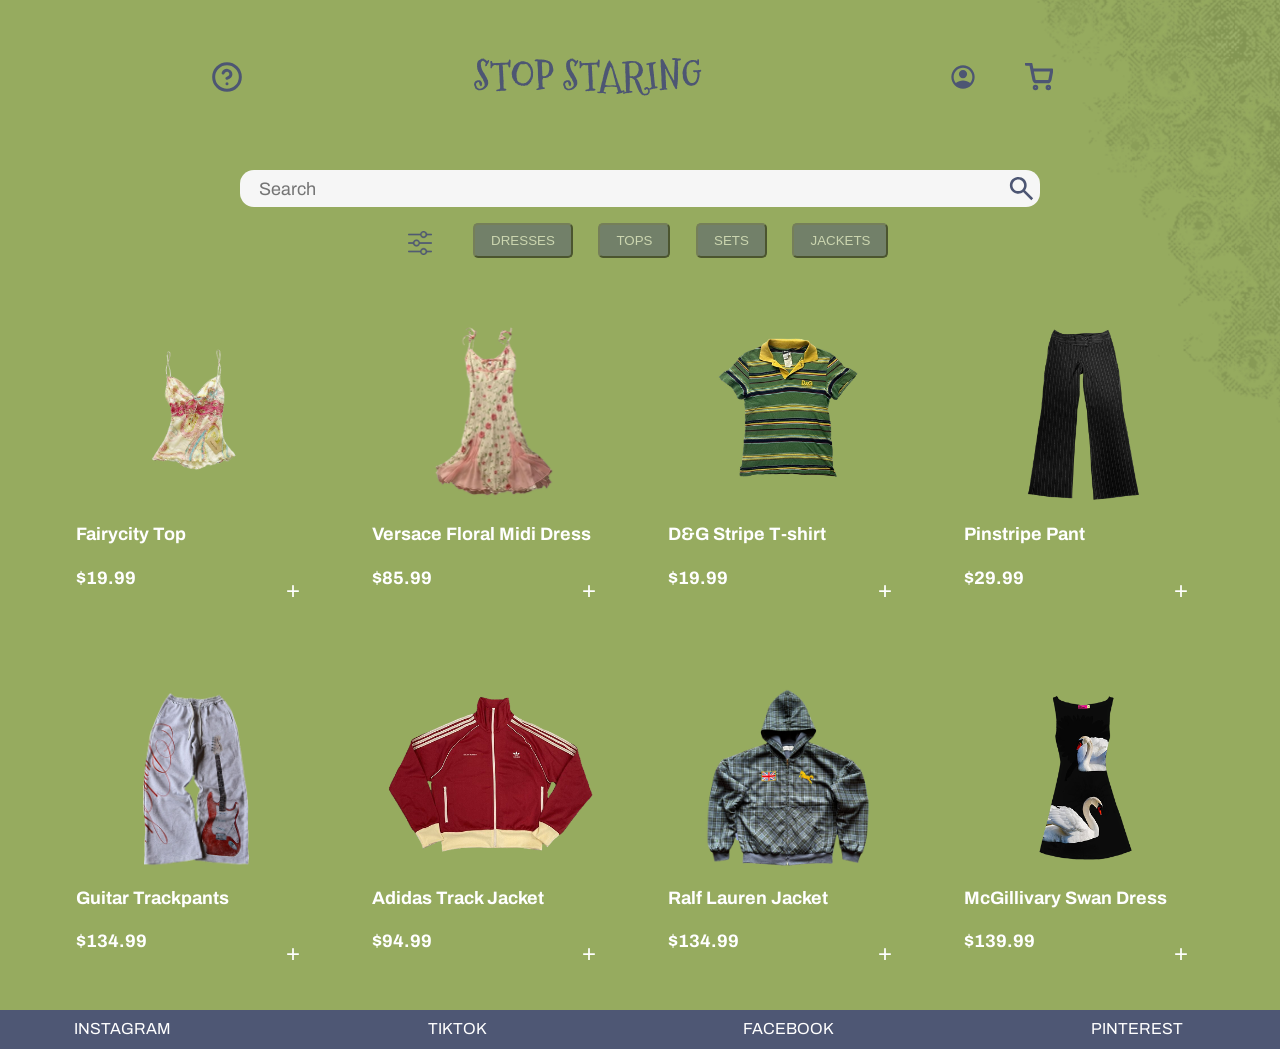
<file: shopnow.html>
<!DOCTYPE html>
<html lang="en">
<head>
    <meta charset="UTF-8">
    <meta name="viewport" content="width=device-width, initial-scale=1.0">
    <title>Stop Staring</title>
    <link rel="icon" type="image/x-icon" href="/favicon /favicon.ico">
    <link rel="stylesheet" href="info.css">
    <script src="info.js" defer></script>

    <!--Favicon Code -->
    <link rel="icon" type="image/png" href="favicon-96x96.png" sizes="96x96" />
</head>

<body>
<img src="images/cornerlogoimg.png" alt="treelogo" class="corner-image">    
      <!--Account Overlay Code -->   
<div class="account-overlay" id="accountOverlay"></div>
<aside class="account-drawer" id="accountDrawer">

    <div class="drawer-top">
    <h2>Account</h2>
    <button class="close-drawer" id="closeAccount">
        X
    </button>
</div>

<div class="drawer-links">
    <a href="">SIGN IN</a>
    <a href="">CREATE ACCOUNT</a>
    <a href="">ORDERS</a>
    <a href="">WISHLIST</a>
</div>

</aside>

<!--Cart Overlay Code -->  
<div class="cart-overlay" id="cartOverlay"></div>
<aside class="cart-drawer" id="cartDrawer">
    <div class="drawer-top">
        <h2>CART</h2>
        <button class="close-drawer" id="closeCart">
            x
        </button>
    </div>

 <!--Cart Items Overlay Code -->
 <div class="cart-items" id="cartItems">
    <p class="empty-cart">Your cart is empty</p>
 </div>  
 
 <!--Cart Footer Overlay Code --> 
 <div class="cart-footer">
    <button class="checkout-btn"  >
        CHECKOUT
    </button>
 </div>
</aside>


    <header class="topnav">
<div class="wrapper">
    <nav>
       <ul class="topnav_links"> <!--unordered list as order of options not significant--> 
         <li><a href="support.html" class="topnav__option"> <img src="images/icons/svg icons/Help circle.svg" alt="help icon" class="topnav__option"></a></li>
        <li><a href="index.html" class="topnav__homelink"> <img src="images/icons/svg icons/STOP STARING dsktp.svg" alt="Stop Staring homepage" class="topnav__logo"></a></li>
        <li class="nav-actions"> 
            <button class="account-btn" id="openAccount">
            <img src="images/icons/svg icons/account icon .svg" alt="Account" class="topnav__account"></a>
            </button> 
        
            <button class="cart-btn" id="openCart">
            <img src="images/icons/svg icons/Shopping cart icon.svg" alt="Cart" class="topnav__cart">
             </button>
        </li>
    </ul>  
    </nav>
   
</div>
    </header>

    <main id="main">
    <form>
        <div class="search">
            <input class="search-input" type="search" placeholder="Search">
            <span><img src="images/icons/svg icons/search icon.svg" alt="search" class="search-icon"></span>
        </div>
    </form>
    <div class="hero">
        <button class="filter-icon-btn" id="openFilters">
            <img src="images/icons/blue filter.png" alt="Filters">
        </button>
       <a href="dresses.html" class="category"><button> DRESSES</button> </a> 
       <a href="tops.html" class="category"><button>TOPS</button></a> 
       <a href="sets.html" class="category"><button>SETS</button></a> 
        <a href="jackets.html" class="category"><button>JACKETS</button></a>
    </div>


<div class="filter-overlay" id="filterOverlay"></div>

    <div class="shop-layout">
         <!--Side Filter --> 

  <aside class="filters" id="filterDrawer">

  <details open>
    <summary>Size</summary>
    <label><input type="checkbox"> XS</label>
    <label><input type="checkbox"> S</label>
    <label><input type="checkbox"> M</label>
    <label><input type="checkbox"> L</label>
    <label><input type="checkbox"> XL</label>
  </details>

  <details>
    <summary>Availability</summary>
    <label><input type="checkbox"> Available</label>
    <label><input type="checkbox"> Out of Stock</label>
  </details>

  <details>
    <summary>Category</summary>
    <label><input type="checkbox"> Dresses</label>
    <label><input type="checkbox"> Tops</label>
  </details>

  <details>
    <summary>Colours</summary>
    <label><input type="checkbox"> Red</label>
    <label><input type="checkbox"> Blue</label>
    <label><input type="checkbox"> Orange</label>
    <label><input type="checkbox"> Red</label>
    <label><input type="checkbox"> Pink</label>
  </details>

  <details>
    <summary>Price Range</summary>
    <label><input type="checkbox" name="price"> $0–50</label>
    <label><input type="checkbox" name="price"> $50–100</label>
    <label><input type="checkbox" name="price"> $100–150</label>
    <label><input type="checkbox" name="price"> $150–100</label>
  </details>

</aside>

<section class="section-p1" id="product1">
<div class="pro-container">
        <div class="pro">
        <a href="fairycitytop.html"><img src="images/tops/yellow floral tank top.png" alt="Fairycity tanktop"></a>
       <div class="description">
        <h2>Fairycity Top </h2>
        <br>
        <div class="plusbutton">
            <h2>$19.99</h2> 
            <button class="add-cart"
            data-name="Fairycity Top"
            data-price="19.99"
            data-image="images/tops/yellow floral tank top.png"
            >+</button>
        </div>
       </div>
       <a href="images/icons/svg icons/Plus.svg"></a> 
    </div>
    <div class="pro">
        <a href="versacedress.html"> <img src="images/dresses/Versace floral dress.png" alt="Versace Pink and White Floral Dress"> </a>  
       <div class="description">
        <h2>Versace Floral Midi Dress </h2>
        <br>
        <div class="plusbutton">
            <h2>$85.99</h2> 
            <button class="add-cart"
            data-name="Versace Midi Dress"
            data-price="85.99"
            data-image="images/dresses/Versace floral dress.png"
            >+</button>
        </div>
        
       </div>
       <a href="/images/icons/svg icons/Plus.svg"></a> 
    </div>
    <div class="pro">
        <img src="images/tops/D&G Shirt.png" alt="D&G Striped Green Shirt">
       <div class="description">
        <h2>D&G Stripe T-shirt </h2>
        <br>
        <div class="plusbutton">
            <h2>$19.99</h2> 
            <button type="button">+</button>
        </div>
        
       </div>
       <a href="images/icons/svg icons/Plus.svg"></a> 
    </div>
    <div class="pro">
        <img src="images/pants/blackpants.png" alt="Black pinstripe pant">
       <div class="description">
        <h2>Pinstripe Pant </h2>
        <br>
        <div class="plusbutton">
            <h2>$29.99</h2> 
            <button type="button">+</button>
        </div>
        
       </div>
       <a href="images/icons/svg icons/Plus.svg"></a> 
    </div>
    <div class="pro">
        <img src="images/pants/guitar track pant.png" alt="Grey Trackpants with Guitar printed">
       <div class="description">
        <h2>Guitar Trackpants </h2>
        <br>
        <div class="plusbutton">
            <h2>$134.99</h2> 
            <button type="button">+</button>
        </div>
        
       </div>
       <a href="images/icons/svg icons/Plus.svg"></a> 
    </div>
    <div class="pro">
        <img src="images/tops/adidas trackjacket .png" alt="Red Zip-up Adidas Jacket with White Accents">
       <div class="description">
        <h2>Adidas Track Jacket </h2>
        <br>
        <div class="plusbutton">
            <h2>$94.99</h2> 
            <button type="button">+</button>
        </div>
        
       </div>
       <a href="images/icons/svg icons/Plus.svg"></a> 
    </div>
      <div class="pro">
        <img src="images/jackets/polo jacket.png" alt="Plaid Ralf Lauren Jacket">
       <div class="description">
        <h2>Ralf Lauren Jacket </h2>
        <br>
        <div class="plusbutton">
            <h2>$134.99</h2> 
            <button type="button">+</button>
        </div>
        
       </div>
       <a href="images/icons/svg icons/Plus.svg"></a> 
    </div>

     <div class="pro">
        <img src="images/dresses/swan dress.png" alt="BLack mini dress with white swan">
       <div class="description">
        <h2>McGillivary Swan Dress  </h2>
        <br>
        <div class="plusbutton">
            <h2>$139.99</h2> 
            <button type="button">+</button>
        </div>
        
       </div>
       <a href="/images/icons/svg icons/Plus.svg"></a> 
    </div>
</div>

</section>   
</main>

    <footer class="socialmedia">
<ul>
    <li><p>INSTAGRAM</p></li>
    <li><p>TIKTOK</p></li>
    <li><p>FACEBOOK</p></li>
    <li><p>PINTEREST</p></li>
    
</ul>

    </footer>



</body>
</html>
</file>
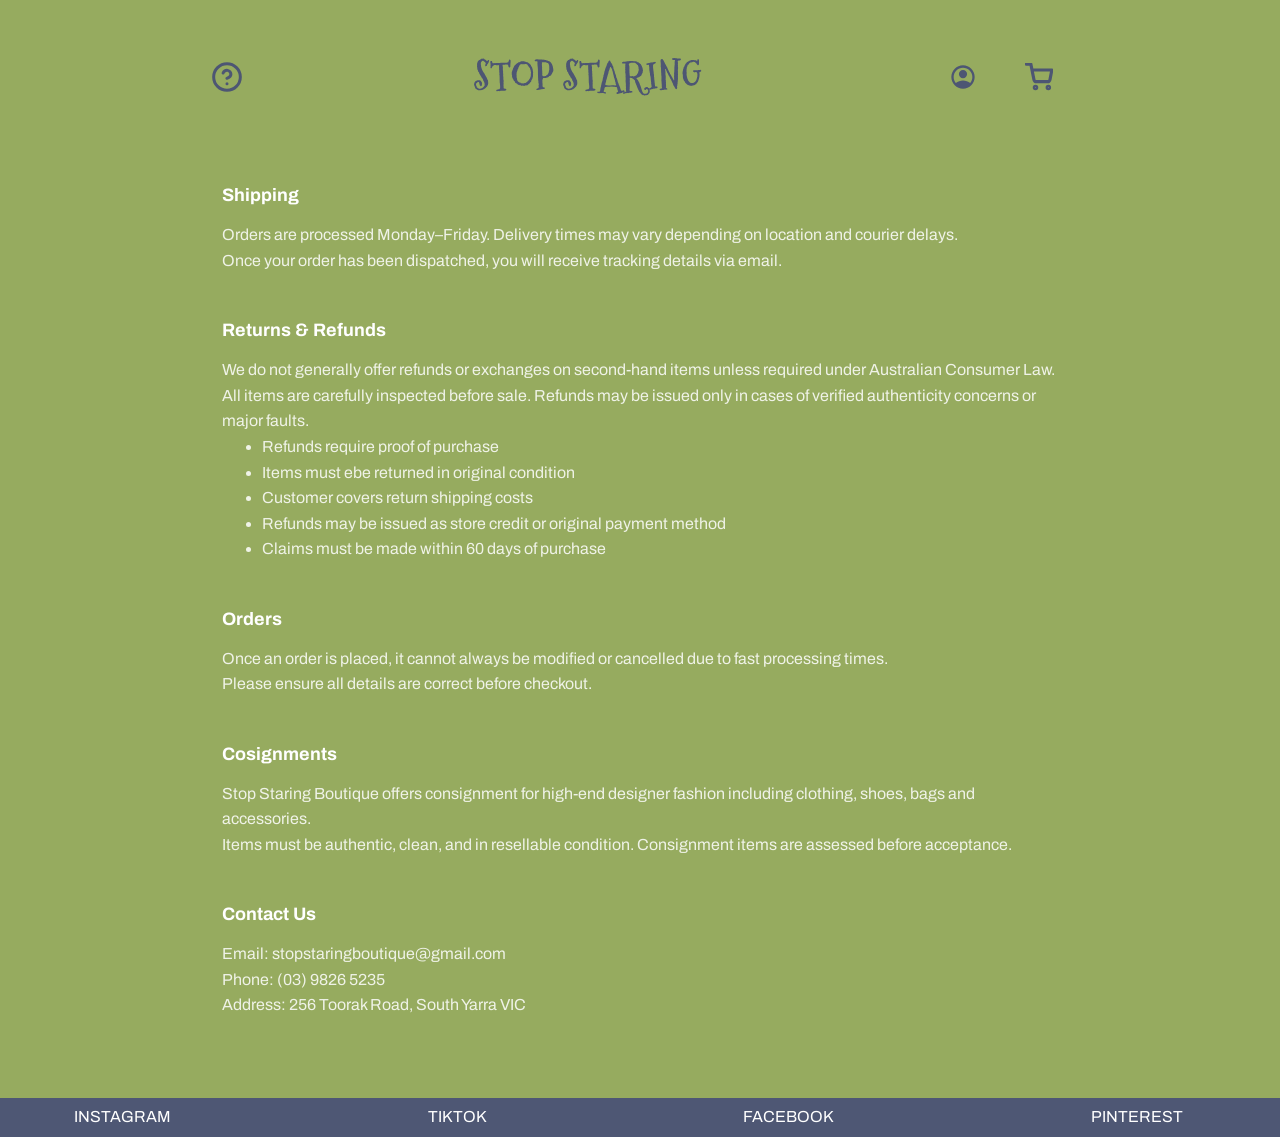
<file: support.html>
<!DOCTYPE html>
<html lang="en">
<head>
  <meta charset="UTF-8">
  <meta name="viewport" content="width=device-width, initial-scale=1.0">
  <title>Product Page</title>
   <link rel="icon" type="image/x-icon" href="favicon /favicon.ico">
  <link rel="stylesheet" href="info.css">
  <script src="info.js" defer></script>
</head>
<body>
          <!--Account Overlay Code -->   
<div class="account-overlay" id="accountOverlay"></div>
<aside class="account-drawer" id="accountDrawer">

    <div class="drawer-top">
    <h2>Account</h2>
    <button class="close-drawer" id="closeAccount">
        X
    </button>
</div>

<div class="drawer-links">
    <a href="">SIGN IN</a>
    <a href="">CREATE ACCOUNT</a>
    <a href="">ORDERS</a>
    <a href="">WISHLIST</a>
</div>

</aside>

<!--Cart Overlay Code -->  
<div class="cart-overlay" id="cartOverlay"></div>
<aside class="cart-drawer" id="cartDrawer">
    <div class="drawer-top">
        <h2>CART</h2>
        <button class="close-drawer" id="closeCart">
            x
        </button>
    </div>

 <!--Cart Items Overlay Code -->
 <div class="cart-items" id="cartItems">
    <p class="empty-cart">Your cart is empty</p>
 </div>  
 
 <!--Cart Footer Overlay Code --> 
 <div class="cart-footer">
    <button class="checkout-btn"  >
        CHECKOUT
    </button>
 </div>
</aside>


    <header class="topnav">
<div class="wrapper">
    <nav>
       <ul class="topnav_links"> <!--unordered list as order of options not significant--> 
        <li><a href="support.html" class="topnav__option"> <img src="images/icons/svg icons/Help circle.svg" alt="help icon" class="topnav__option"></a></li>
        <li><a href="index.html" class="topnav__homelink"> <img src="images/icons/svg icons/STOP STARING dsktp.svg" alt="Stop Staring homepage" class="topnav__logo"></a></li>
        <li class="nav-actions"> 
            <button class="account-btn" id="openAccount">
            <img src="images/icons/svg icons/account icon .svg" alt="Account" class="topnav__account"></a>
            </button> 
        
            <button class="cart-btn" id="openCart">
            <img src="images/icons/svg icons/Shopping cart icon.svg" alt="Cart" class="topnav__cart">
             </button>
        </li>
    </ul>  
    </nav>
   <header class="support-header">
   </div>
   </header> 


   <main class="support-container">

    <section id="shipping" class="support-section">
        <h2>Shipping</h2>
        <p> 
        Orders are processed Monday–Friday. Delivery times may vary depending on location and courier delays.
        </p>
        <p>
         Once your order has been dispatched, you will receive tracking details via email.   
        </p>
    </section>

    <section id="returns" class="support-section">
        <h2> Returns & Refunds</h2>
        <p>
         We do not generally offer refunds or exchanges on second-hand items unless required under Australian Consumer Law.   
        </p>
        <p>
         All items are carefully inspected before sale. Refunds may be issued only in cases of verified authenticity concerns or major faults.   
        </p>

        <ul>
            <li>Refunds require proof of purchase</li>
            <li>Items must ebe returned in original condition</li>
            <li>Customer covers return shipping costs</li>
            <li>Refunds may be issued as store credit or original payment method</li>
            <li>Claims must be made within 60 days of purchase</li>
        </ul>
    </section>

    <section id="orders" class="support-section">
        <h2>Orders</h2>
        <p>
         Once an order is placed, it cannot always be modified or cancelled due to fast processing times.   
        </p>
        <p>
          Please ensure all details are correct before checkout.   
        </p>
    </section>

    <section id="cosign" class="support-section">
        <h2>Cosignments</h2>
        <p>
         Stop Staring Boutique offers consignment for high-end designer fashion including clothing, shoes, bags and accessories.   
        </p>
        <p>
         Items must be authentic, clean, and in resellable condition. Consignment items are assessed before acceptance.   
        </p>
    </section>

    <section id="contact" class="support-section">
        <h2>Contact Us</h2>
        <p> Email: stopstaringboutique@gmail.com </p>
        <p> Phone: (03) 9826 5235 </p>
        <p>Address: 256 Toorak Road, South Yarra VIC</p>
    </section>
   </main>

<footer class="socialmedia">
<ul>
    <li><p>INSTAGRAM</p></li>
    <li><p>TIKTOK</p></li>
    <li><p>FACEBOOK</p></li>
    <li><p>PINTEREST</p></li>
    
</ul>

    </footer>

</body>
</html>
</file>
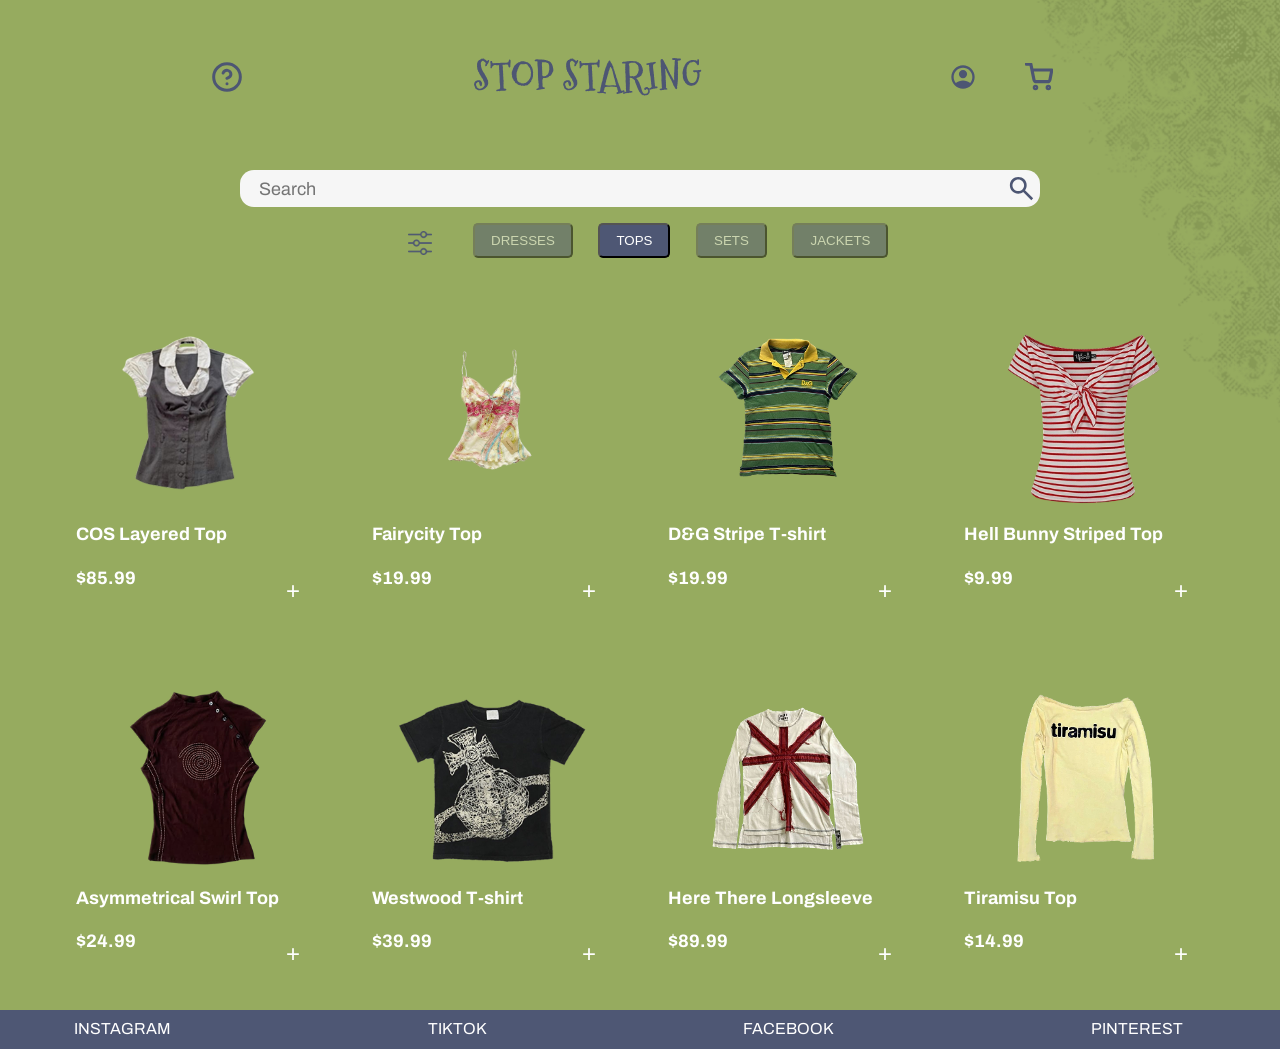
<file: tops.html>
<!DOCTYPE html>
<html lang="en">
<head>
    <meta charset="UTF-8">
    <meta name="viewport" content="width=device-width, initial-scale=1.0">
    <title>Stop Staring</title>
    <link rel="icon" type="image/x-icon" href="favicon /favicon.ico">
    <link rel="stylesheet" href="info.css">
    <script src="info.js" defer></script>

    <!--Favicon Code -->
    <link rel="icon" type="image/png" href="favicon-96x96.png" sizes="96x96" />
</head>

<body>
<img src="images/cornerlogoimg.png" alt="treelogo" class="corner-image">    
      <!--Account Overlay Code -->   
<div class="account-overlay" id="accountOverlay"></div>
<aside class="account-drawer" id="accountDrawer">

    <div class="drawer-top">
    <h2>Account</h2>
    <button class="close-drawer" id="closeAccount">
        X
    </button>
</div>

<div class="drawer-links">
    <a href="">SIGN IN</a>
    <a href="">CREATE ACCOUNT</a>
    <a href="">ORDERS</a>
    <a href="">WISHLIST</a>
</div>

</aside>

<!--Cart Overlay Code -->  
<div class="cart-overlay" id="cartOverlay"></div>
<aside class="cart-drawer" id="cartDrawer">
    <div class="drawer-top">
        <h2>CART</h2>
        <button class="close-drawer" id="closeCart">
            x
        </button>
    </div>

 <!--Cart Items Overlay Code -->
 <div class="cart-items" id="cartItems">
    <p class="empty-cart">Your cart is empty</p>
 </div>  
 
 <!--Cart Footer Overlay Code --> 
 <div class="cart-footer">
    <button class="checkout-btn" id="checkoutBtn">
        CHECKOUT
    </button>
 </div>
</aside>

    <header class="topnav">
<div class="wrapper">
    <nav>
       <ul class="topnav_links"> <!--unordered list as order of options not significant--> 
         <li><a href="support.html" class="topnav__option"> <img src="images/icons/svg icons/Help circle.svg" alt="help icon" class="topnav__option"></a></li>
        <li><a href="index.html" class="topnav__homelink"> <img src="images/icons/svg icons/STOP STARING dsktp.svg" alt="Stop Staring homepage" class="topnav__logo"></a></li>
        <li class="nav-actions"> 
            <button class="account-btn" id="openAccount">
            <img src="images/icons/svg icons/account icon .svg" alt="Account" class="topnav__account"></a>
            </button> 
        
            <button class="cart-btn" id="openCart"> 
            <img src="images/icons/svg icons/Shopping cart icon.svg" alt="Cart" class="topnav__cart">
            </button>
    </li>
    </ul>  
    </nav>
   
</div>
    </header>

    <main id="main">
       
    <form>
        <div class="search">
            <input class="search-input" type="search" placeholder="Search">
            <span><img src="images/icons/svg icons/search icon.svg" alt="search" class="search-icon"></span>
        </div>
    </form>
    <div class="hero">
         <button class="filter-icon-btn" id="openFilters">
            <img src="images/icons/blue filter.png" alt="Filters">
        </button>
       <a href="dresses.html" class="category"><button> DRESSES</button> </a> 
       <a href="tops.html" class="category active"><button>TOPS</button></a> 
        <a href="sets.html" class="category"><button>SETS</button></a>
       <a href="jackets.html" class="category"><button>JACKETS</button></a> 
    </div>

    <div class="filter-overlay" id="filterOverlay"></div>
    <div class="shop-layout">
         <!--Side Filter --> 

  <aside class="filters" id="filterDrawer">


  <details open>
    <summary>Size</summary>
    <label><input type="checkbox"> XS</label>
    <label><input type="checkbox"> S</label>
    <label><input type="checkbox"> M</label>
    <label><input type="checkbox"> L</label>
    <label><input type="checkbox"> XL</label>
  </details>

  <details>
    <summary>Availability</summary>
    <label><input type="checkbox"> Available</label>
    <label><input type="checkbox"> Out of Stock</label>
  </details>

  <details>
    <summary>Category</summary>
    <label><input type="checkbox"> Dresses</label>
    <label><input type="checkbox"> Tops</label>
  </details>

  <details>
    <summary>Colours</summary>
    <label><input type="checkbox"> Red</label>
    <label><input type="checkbox"> Blue</label>
    <label><input type="checkbox"> Orange</label>
    <label><input type="checkbox"> Red</label>
    <label><input type="checkbox"> Pink</label>
  </details>

  <details>
    <summary>Price Range</summary>
    <label><input type="checkbox" name="price"> $0–50</label>
    <label><input type="checkbox" name="price"> $50–100</label>
    <label><input type="checkbox" name="price"> $100–150</label>
    <label><input type="checkbox" name="price"> $150–100</label>
  </details>

</aside>

<section id="product1">
<div class="pro-container">
    <div class="pro">
        <img src="images/tops/COSLAYERED.png" alt="Versace Pink and White Floral Dress">
       <div class="description">
        <h2>COS Layered Top </h2>
        <br>
        <div class="plusbutton">
            <h2>$85.99</h2> 
            <button type="button">+</button>
        </div>
        
       </div>
       <a href="images/icons/svg icons/Plus.svg"></a> 
    </div>

            <div class="pro">
        <a href="fairycitytop.html"><img src="images/tops/yellow floral tank top.png" alt="Fairycity tanktop"></a>
       <div class="description">
        <h2>Fairycity Top </h2>
        <br>
        <div class="plusbutton">
            <h2>$19.99</h2> 
            <button class="add-cart"
            data-name="Fairycity Top"
            data-price="19.99"
            data-image="images/tops/yellow floral tank top.png"
            >+</button>
        </div>
        
       </div>
       
       <a href="images/icons/svg icons/Plus.svg"></a> 
    </div>
    <div class="pro">
        <img src="images/tops/D&G Shirt.png" alt="D&G Striped Green Shirt">
       <div class="description">
        <h2>D&G Stripe T-shirt </h2>
        <br>
        <div class="plusbutton">
            <h2>$19.99</h2> 
            <button type="button">+</button>
        </div>
        
       </div>
       <a href="images/icons/svg icons/Plus.svg"></a> 
    </div>
    <div class="pro">
        <img src="images/tops/striped red top.png" alt="Red striped top with tie-up front">
       <div class="description">
        <h2>Hell Bunny Striped Top </h2>
        <br>
        <div class="plusbutton">
            <h2>$9.99</h2> 
            <button type="button">+</button>
        </div>
        
       </div>
       <a href="images/icons/svg icons/Plus.svg"></a> 
    </div>

     <div class="pro">
        <img src="images/tops/red swirl yes.png" alt="Red top with knitted swirl">
       <div class="description">
        <h2>Asymmetrical Swirl Top </h2>
        <br>
        <div class="plusbutton">
            <h2>$24.99</h2> 
            <button type="button">+</button>
        </div>
        
       </div>
       <a href="images/icons/svg icons/Plus.svg"></a> 
    </div>

 <div class="pro">
        <img src="images/tops/westwood top.png" alt="Black tshirt white vivienne westwood logo">
       <div class="description">
        <h2>Westwood T-shirt  </h2>
        <br>
        <div class="plusbutton">
            <h2>$39.99</h2> 
            <button type="button">+</button>
        </div>
        
       </div>
       <a href="/images/icons/svg icons/Plus.svg"></a> 
    </div>

    <div class="pro">
        <img src="images/tops/here there longsleeve.png" alt="White longsleeve with red unionjack">
       <div class="description">
        <h2>Here There Longsleeve  </h2>
        <br>
        <div class="plusbutton">
            <h2>$89.99</h2> 
            <button type="button">+</button>
        </div>
        
       </div>
       <a href="/images/icons/svg icons/Plus.svg"></a> 
    </div>

    <div class="pro">
        <img src="images/tops/tiramisu shirt .png" alt="yellow top with black tiramisu text printed">
       <div class="description">
        <h2>Tiramisu Top </h2>
        <br>
        <div class="plusbutton">
            <h2>$14.99</h2> 
            <button type="button">+</button>
        </div>
        
       </div>
       <a href="images/icons/svg icons/Plus.svg"></a> 
    </div>
    
</section>   
</main>



    <footer class="socialmedia">
<ul>
    <li><p>INSTAGRAM</p></li>
    <li><p>TIKTOK</p></li>
    <li><p>FACEBOOK</p></li>
    <li><p>PINTEREST</p></li>
    
</ul>

    </footer>



</body>
</html>
</file>
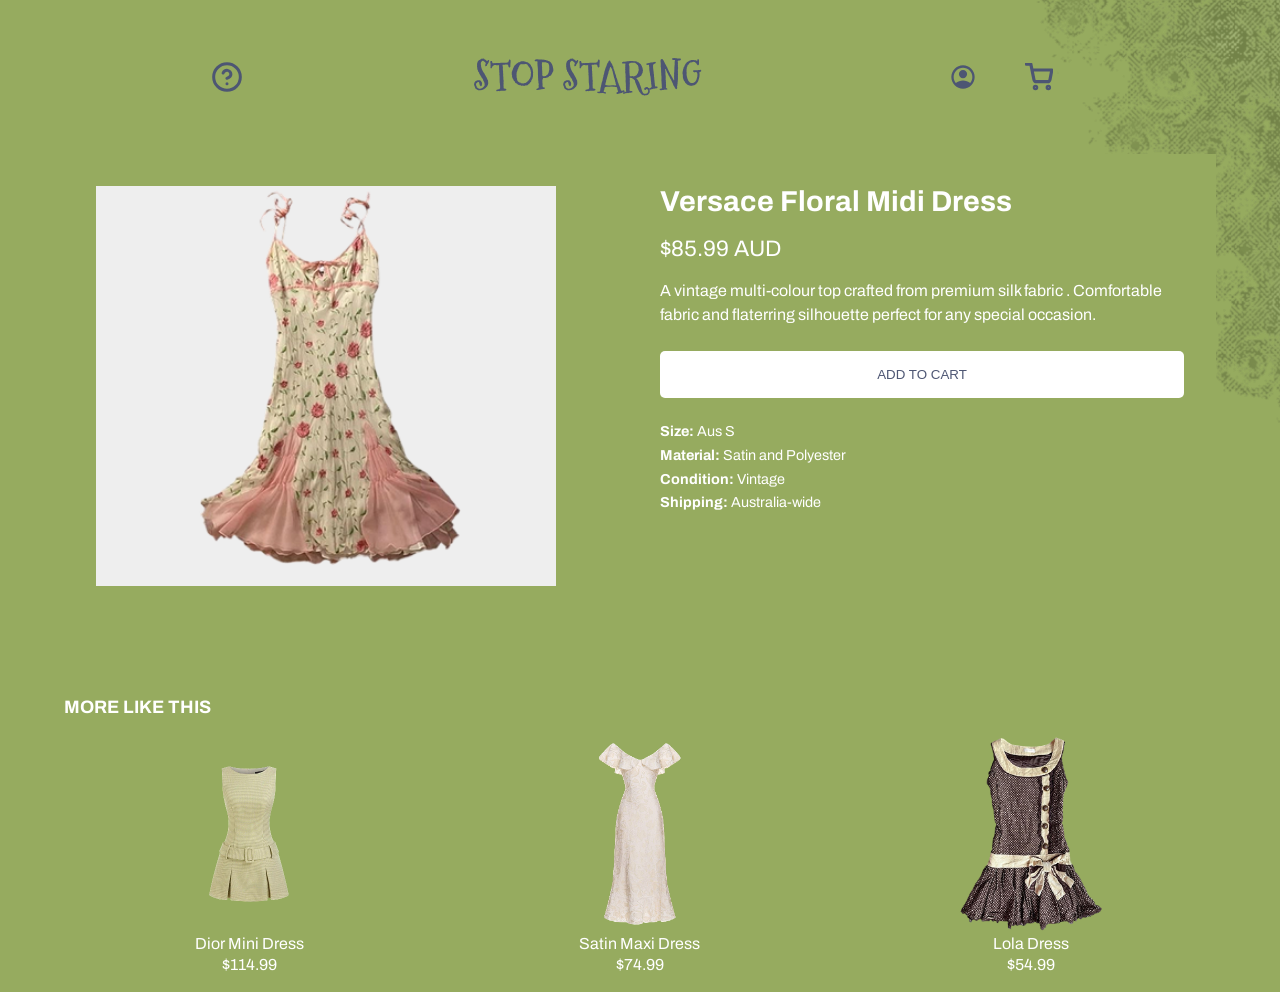
<file: versacedress.html>
<!DOCTYPE html>
<html lang="en">
<head>
  <meta charset="UTF-8">
  <meta name="viewport" content="width=device-width, initial-scale=1.0">
  <title>Product Page</title>
   <link rel="icon" type="image/x-icon" href="favicon /favicon.ico">
  <link rel="stylesheet" href="info.css">
  <script src="info.js" defer></script>
</head>

<body>

<img src="images/cornerlogoimg.png" alt="treelogo" class="corner-image">    
      <!--Account Overlay Code -->   
<div class="account-overlay" id="accountOverlay"></div>
<aside class="account-drawer" id="accountDrawer">

    <div class="drawer-top">
    <h2>Account</h2>
    <button class="close-drawer" id="closeAccount">
        X
    </button>
</div>

<div class="drawer-links">
    <a href="">SIGN IN</a>
    <a href="">CREATE ACCOUNT</a>
    <a href="">ORDERS</a>
    <a href="">WISHLIST</a>
</div>

</aside>

<!--Cart Overlay Code -->  
<div class="cart-overlay" id="cartOverlay"></div>
<aside class="cart-drawer" id="cartDrawer">
    <div class="drawer-top">
        <h2>CART</h2>
        <button class="close-drawer" id="closeCart">
            x
        </button>
    </div>

 <!--Cart Items Overlay Code -->
 <div class="cart-items" id="cartItems">
    <p class="empty-cart">Your cart is empty</p>
 </div>  
 
 <!--Cart Footer Overlay Code --> 
 <div class="cart-footer">
    <button class="checkout-btn"  >
        CHECKOUT
    </button>
 </div>
</aside>

  <img src="images/cornerlogoimg.png" alt="treelogo" class="corner-image">
    <header class="topnav">
<div class="wrapper">
     <nav>
       <ul class="topnav_links"> <!--unordered list as order of options not significant--> 
        <li><a href="support.html" class="topnav__option"> <img src="images/icons/svg icons/Help circle.svg" alt="help icon" class="topnav__option"></a></li>
        <li><a href="index.html" class="topnav__homelink"> <img src="images/icons/svg icons/STOP STARING dsktp.svg" alt="Stop Staring homepage" class="topnav__logo"></a></li>
        <li class="nav-actions"> 
            <button class="account-btn" id="openAccount">
            <img src="images/icons/svg icons/account icon .svg" alt="Account" class="topnav__account"></a>
            </button> 
        
            <button class="cart-btn" id="openCart">
            <img src="images/icons/svg icons/Shopping cart icon.svg" alt="Cart" class="topnav__cart">
             </button>
        </li>
    </ul>  
    </nav>
   
</div>
    </header>
<main class="product-page">

  <!-- PRODUCT SECTION -->
  <section class="product-container">

    <!-- LEFT: IMAGES -->
    <div class="product-gallery">
      <img src="images/dresses/Versace floral dress.png" alt="Brown Canvas Bowling Bag" class="main-image">

      <div class="thumbnail-row">
        
      </div>
    </div>

    <!-- RIGHT: INFO -->
    <div class="product-info">
      <h1>Versace Floral Midi Dress</h1>

      <p class="price">$85.99 AUD</p>

      <p class="description">
        A vintage multi-colour top crafted from premium silk fabric .
        Comfortable fabric and flaterring silhouette perfect for any special occasion.
      </p>

     
      <!-- BUTTON -->
      <button 
      class="add-to-cart add-cart"
      data-name="Versace Midi Dress"
      data-price="85.99"
      data-image="images/dresses/Versace floral dress.png"
      >ADD TO CART</button>

      <!-- EXTRA INFO -->
      <div class="extra-info">
        <p><strong>Size:</strong> Aus S</p>
        <p><strong>Material:</strong> Satin and Polyester</p>
        <p><strong>Condition:</strong> Vintage</p>
        <p><strong>Shipping:</strong> Australia-wide</p>
      </div>
    </div>

  </section>

  <!-- RELATED PRODUCTS -->
  <section class="related">
    <h2>MORE LIKE THIS</h2>

    <div class="related-grid">
      <div class="card">
        <img src="images/dresses/Dior belted mini dress.png">
        <p> Dior Mini Dress</p>
        <span>$114.99</span>
      </div>

      <div class="card">
        <img src="images/dresses/satin maxi dress.png">
        <p> Satin Maxi Dress</p>
        <span>$74.99</span>
      </div>

      <div class="card">
        <img src="images/dresses/dotted mini dress.png">
        <p>Lola Dress</p>
        <span>$54.99</span>
      </div>
    </div>
  </section>

</main>

</body>
</html>
</file>
<file: info.css>
@layer global, component, utility; /*establishes order of the layers*/ 

@layer global {
  /* Downloading Font Styles*/ 
/* archivo-regular - latin */
@font-face {
  font-display: swap; /* Check https://developer.mozilla.org/en-US/docs/Web/CSS/@font-face/font-display for other options. */
  font-family: 'Archivo';
  font-style: normal;
  font-weight: 400;
  src: url('/fonts/archivo-v25-latin-regular.woff2') format('woff2'); /* Chrome 36+, Opera 23+, Firefox 39+, Safari 12+, iOS 10+ */
}
/* archivo-600 - latin */
@font-face {
  font-display: swap; /* Check https://developer.mozilla.org/en-US/docs/Web/CSS/@font-face/font-display for other options. */
  font-family: 'Archivo';
  font-style: normal;
  font-weight: 600;
  src: url('/fonts/archivo-v25-latin-600.woff2') format('woff2'); /* Chrome 36+, Opera 23+, Firefox 39+, Safari 12+, iOS 10+ */
}
/* archivo-700 - latin */
@font-face {
  font-display: swap; /* Check https://developer.mozilla.org/en-US/docs/Web/CSS/@font-face/font-display for other options. */
  font-family: 'Archivo';
  font-style: normal;
  font-weight: 700;
  src: url('/fonts/archivo-v25-latin-700.woff2') format('woff2'); /* Chrome 36+, Opera 23+, Firefox 39+, Safari 12+, iOS 10+ */
}
/* mountains-of-christmas-regular - latin */
@font-face {
  font-display: swap; /* Check https://developer.mozilla.org/en-US/docs/Web/CSS/@font-face/font-display for other options. */
  font-family: 'Mountains of Christmas';
  font-style: normal;
  font-weight: 400;
  src: url('/fonts/mountains-of-christmas-v24-latin-regular.woff2') format('woff2'); /* Chrome 36+, Opera 23+, Firefox 39+, Safari 12+, iOS 10+ */
}
/* mountains-of-christmas-700 - latin */
@font-face {
  font-display: swap; /* Check https://developer.mozilla.org/en-US/docs/Web/CSS/@font-face/font-display for other options. */
  font-family: 'Mountains of Christmas';
  font-style: normal;
  font-weight: 700;
  src: url('/fonts/mountains-of-christmas-v24-latin-700.woff2') format('woff2'); /* Chrome 36+, Opera 23+, Firefox 39+, Safari 12+, iOS 10+ */
}



/* Colours */
:root {
    --c-green: hsl(76, 31%, 52%); 
    --c-white: hsl(0, 0%, 100%); 
    --c-blue: hsl(226, 20%, 38%); 
    --c-transparent: transparent; 

    --color-main-bg: var(--c-green); /* identiy where colour will be use*/
    --color-text-light: var(--c-white);
    --color-text-dark: var(--c-blue); 
    --color-button-primary-bg: var(--c-blue);
    --color-footer-bg: var(--c-blue);
    --color-button-secondary-bg: var(--c-transparent);
    --color-button-secondary-border: var(--c-white);
    --color-button-secondary-text: var(--c-white);
}

/*Fonts*/ 
:root{
  --fs-40: calc(40 / 16 * 1rem); 
  --fs-24: calc(24 / 16 * 1rem); 
  --fs-18: calc( 18 / 16 * 1rem);
  --fs-16: calc( 16 / 16 * 1rem);
  --fs-14: calc( 14 / 16 * 1rem);
  --fs-12: calc( 12 / 16 * 1rem);
  --fs-14: calc( 14 / 16 * 1rem);
  --fs-10: calc( 10 / 16 * 1rem);


 --font-size-h1: var(--fs-24);
  --font-size-p: var(--fs-16);
  --font-size-filter: var(--fs-12);
  --font-size-footer: var(--fs-10);
  --font-size-h2: var(--fs-12);
  
}

  @media (min-width: 37.5rem){ /*(media acts to overide values)setting breaking point where device view shifts*/
  :root{ /* redefines the values*/. 
 
  --font-size-h1: var(--fs-40); /* brand name on top of nav bar */ 
  --font-size-p: var(--fs-16); /* additional text or brand information*/ 
  --font-size-h3: var(--fs-12); /* button size remains the same on both devices */ 
  --font-size-filter: var(--fs-16); /* font for options on filter bar */ 
  --font-size-footer: var(--fs-10); /* font for social media options in footer*/ 
  --font-size-h2: var(--fs-18); /* used for product info*/ 

    }
  }  



/* CSS Reset*/

*,*::before, *::after {
    box-sizing: border-box;
} /*ensure padding and border don't won't add on top of widht/height set on element */

*{
    margin: 0; /*cancels out resets that come from browsers*/
}

body {
    font-family: "Archivo", Arial, Helvetica, sans-serif ; /* Set Archivo as default font family*/
    line-height: 1.3;
    color: var(--color-text-light);
    background-color: var(--color-main-bg);
    padding-left: 5%;
    padding-right: 5%;
    
}
html, body{
  scroll-behavior: none;
}

/* Redefining font sizes*/ 
h1, h2, h3 { /* setting height of line to slightly more than font size*/ 
  line-height: 1.1;
}

h1 { /* allocating changed measurements to font size*/ 
  font-size: var(--font-size-h1);
}

h2{
  font-size: var(--font-size-h2);
}

h3 {
  font-size: var(--font-size-h3);
}

h4 {
  font-size: var(--font-size-filter);
}

p {
  font-size: var(--font-size-p)
}

/* Further resets*/ 
a {
    text-decoration: none; /* removes any prelim settings from browser*/
}



img, picture, svg {
    max-width: 100%; /* won't get larger than parent when loaded*/
    display: block; /* makes easier to position in layout*/
}

.wrapper {
    width: min(calc(100% - 48px), calc(1200 / 16 * 1rem)); /* rem used for fonts as they do scale up when size changed */
    margin-inline: auto; /* fix spacing and center within wrapper and make margin on left and right take up all space available */
}
}
 @layer component {

body {
  opacity: 1;
  transition: opacity 0.4s ease;
}

/* corner image*/
.corner-image {
  position: fixed;
  top: 0;
  right: 0;

  width: 250px;
  height: auto;

  opacity: 0.15;

  pointer-events: none;
  z-index: -1;
}

 /* NAV BAR */ 

  .topnav ul {
  list-style-type: none; /* Removes bullet points */
  margin: 0;
  padding: 8px;
  padding-bottom: 5%;
  padding-top: 5%;
  display: flex; /* Aligns icons horizontally */
  justify-content: space-around; /* Evenly spaces items */
  background-color: var(--col);
  position: sticky;
  align-items: center;
}

.nav-actions {
  display: flex;
  gap: 1rem;
  align-items: center;
}

.topnav img {
  height: auto;
  display: block;
}

.account-btn img, .cart-btn img{
  width: 28px;
}

.topnav a:hover img {
  opacity: 0.6; /* Visual feedback on hover */
  transition: 0.3s;
}


/* LAYOUT INCLUDING FILTER*/
.shop-layout {
  display: block;
  position: relative;
}


/* HERO BANNER*/ 
.hero-section{
    min-height: 60vh;
    display: flex;
    align-items: center;
    justify-content: center;
    text-align: center;
    padding: 4rem 1rem;
}

.hero-content{
    max-width: 700px;
}

.hero-content h1{
    font-size: clamp(1rem, 5vw, 2rem);
    margin-bottom: 1rem;
}

.hero-content p{
    font-size: 1rem;
    margin-bottom: 2rem;
    line-height: 1.6;
}

.hero-btn{
    padding: 1rem 2rem;
    font-size: 1rem;
}


/* HERO IMAGE*/
.hero-section{
    min-height: 35vh;

    background-image:
        linear-gradient(
            rgba(0,0,0,0.35),
            rgba(0,0,0,0.35)
        ),
        url('images/dragonfly drawing hero.jpg');

    background-size: cover;
    background-position: center;
    background-repeat: no-repeat;

    display: flex;
    justify-content: center;
    align-items: center;

    text-align: center;
    padding: 2rem;
}


/* OVERLAY */

.account-btn{
  background: transparent;
  border: none;
  cursor: pointer;
}

.account-overlay{
  position: fixed;
  inset: 0;
  background: rgba(0,0,0,0.4);
  backdrop-filter: blur(4px);
  opacity: 0;
  visibility: hidden;
  transition: 0.3s ease;
  z-index: 998;
}
/* DRAWER*/
.account-drawer{
position: fixed;
top: 0;
right: -400px;
width: min(90%, 350px);
height: 100vh;
background: #50593E;
backdrop-filter: blur(4px);
padding: 2rem;
display: flex;
flex-direction: column;
gap: 2rem;
transition: 0.35s ease;
z-index: 999;
box-shadow: -10px 0 30px rgba(0,0,0,0.3);
}

/*OPEN STATE*/
.account-drawer.active{
  right: 0;
}

.account-overlay.active{
  opacity: 0.8;
  visibility: visible;
}

.drawer-top{
  display: flex;
  justify-content: space-between;
  align-items: center;
}

/* CLOSE BUTTON*/
.close-drawer{
  background: transparent;
  border: none;
  color: white;
  cursor: pointer;
}

/* LINKS*/
.drawer-links{
  display: flex;
  flex-direction: column;
  gap: 1rem;
}

.drawer-links a{
  color: var(--c-green);
  text-decoration: none;
  letter-spacing: 1px;
  padding: 1rem 0;
  border-bottom: 1px solid rgba(225, 225, 225, 0.08);
  transition: 0.2s ease;
}

.drawer-links a:hover{
  opacity: 0.7;
  padding-left: 10px;
}

/* CART*/

.cart-btn{
  background: transparent;
  border: none;
  cursor: pointer;
}

.cart-overlay{
  position: fixed;
  inset: 0;
  background:rgba(0, 0, 0, 0.4);
  backdrop-filter: blur(4px);
  opacity: 0;
  visibility: hidden;
  transition: 0.3s ease;
  z-index: 998;
}

.cart-drawer{
position: fixed;
top: 0;
right: -400px;
width: min(90%, 350px);
height: 100vh;
background: #50593E;
backdrop-filter: blur(4px);
padding: 2rem;
display: flex;
flex-direction: column;
gap: 2rem;
transition: 0.35s ease;
z-index: 999;
box-shadow: -10px 0 30px rgba(0,0,0,0.3);
}

.cart-drawer.active{
  right: 0;
}

.cart-overlay.active{
  opacity: 1;
  visibility: visible;
}

.cart-items{
  display: flex;
  flex-direction: column;
  gap: 1rem;
  margin-top: 2rem;
  overflow-y: auto;
}

.cart-item{
  display: flex;
  gap: 1rem;
  align-items: center;
  justify-content: space-between;
  border-bottom: 1px solid rgba(255, 255, 255, 0.08);
  padding-bottom: 1rem;
}

.cart-item img{
  width: 70px;
  width: 90px;
  object-fit: contain;
  border-radius: 10px;
}

.cart-item-info{
  display: flex;
  flex-direction: column;
  flex: 1;
  gap: 0.3rem;
}

.checkout-btn{
  width: 100%;
  padding: 1rem;
  background: white;
  color: var(--c-blue);
  border: none;
  font-weight: bold;
  cursor: pointer;
}


/*REMOVE BUTTON */
.remove-item{
  background: transparent;
  border: none;
  color: white;
  font-size: 1.2rem;
  cursor: pointer;
}


/* SIDE FILTER */

details {
  border-top: 1px solid rgba(255,255,255,0.3);
  padding: 10px 0;
}

summary {
  font-weight: bold;
  cursor: pointer;
  list-style: none;
}


/* remove default arrow */
summary::-webkit-details-marker {
  display: none;
}

/* add custom arrow */
summary::after {
  content: "›";
  float: right;
  transition: 0.3s;
}

details[open] summary::after {
  transform: rotate(90deg);
}

details label {
  display: block;
  margin-top: 8px;
  cursor: pointer;
}


/* FILTER DRAWER*/
.filter-btn{
    display: block;
    width: 100%;
    padding: 1rem;
    margin-bottom: 1rem;
    background: #1f2433;
    color: white;
    border: none;
    cursor: pointer;
  }
    .filters{
      position: fixed;
      top: 0;
      left: -100%;
      width: min(90%,320px);
      height: 100vh;
      background: #1f2433;
      padding: 2rem;
      overflow-y: auto;
      transition: 0.3s ease;
      z-index: 1000;
      max-width: 100%;
    }

    .filters.active{
      left: 0;
    }

    .filter-overlay{
      position: fixed;
      inset: 0;
      background: rgba(0, 0, 0, 0.4);
      backdrop-filter: blur(4px);
      opacity: 0;
      visibility: hidden;
      transition: 0.3s ease;
      z-index: 999;
    }

    .filter-overlay.active{
      opacity: 1;
      visibility: visible;
    }
    
    .filter-icon-btn{
      background: transparent;
      border: none;
      cursor: pointer;
      display: block;
      position: relative;
      z-index: 1000;
    }

    .filter-icon-btn img{
      width: 24px;
      height: 24px;
    }

 
  
/* PRODUCT DESIGN*/ 
#product1{
 width: 100%;
max-width: 1400px;
margin: 0 auto;
}
 
#product1 .pro-container {
  display: grid;
  grid-template-columns: repeat(auto-fit, minmax(250px, 1fr)); /* responsive grid*/
  gap: 2rem;
  width: 100%;
  padding-top: 20px;
}

#product1 .pro{
width: 100%;
padding: 10px 12px;
cursor: pointer;
}

#product1 .pro img {
  width: 100%;
  height: 180px;        
  object-fit: contain;  /* shows entire image */
  background-color: transparent;
  border-radius: 12px;
  margin-bottom: 20px;
}

#product1 .description {
font-size: 0.98rem;
font-weight: 100;
}

/* SHOP NOW BUTTON*/
.shop-button{
  display: block;
  margin: 1.25rem auto;
   flex: 1 1 auto; /* makes button size flexible/responsive */
  min-width: 7.5rem;
}

.hero {
  display: flex;
  justify-content:center;
  gap: clamp(0.5rem, 2vw, 2rem); /* responsive spacing*/ 
  padding: 0 clamp(0.625rem, 4vw, 3.75rem);
  margin-bottom: 2rem;
}

/* PLUS BUTTON */
.plusbutton{
  display: flex;
  justify-content: space-between;
} /* positions button opposite to price */

.pro-container button{ /* remove box around button and make white*/
  background-color: transparent;
  color: var(--c-white);
  border: none;
  font-size: 1.5rem; /* tried to increase size of button using this*/
}

/* SOCIAL MEDIA FOOTER */
.socialmedia{
  margin-left: -5%;
  margin-right: -15%;
}
.socialmedia ul{
  list-style-type: none;
  margin: 0;
  margin-left: -5%; /* to cover entire screen widht*/ 
  margin-right: -5%; /* to cover entire screen widht*/
  width: 100%;
  padding: 9px;
  overflow: hidden; /* Clips any content that's too large to fit*/ 
  display: flex;
  justify-content: space-around; /* creates even space between each listed item*/
  background-color: var(--color-footer-bg);
}

/* FORM SIGNUP TO MAILING LIST */
input[type=text]{
  width: 60%;
  padding: 0;
  margin: 0 0 22px 0;
  display: block; 
}

button{
  background-color: var(--color-button-primary-bg);
  color: var(--color-text-light);
  padding: 0.5rem 1rem;
  width: auto;
  border-radius: 0.3125rem;
}

.button-secondary{
  background-color: var(--color-button-secondary-border);
  color: var(--c-blue);
  justify-content: space-around;
  padding: 10px;
}
 
button:hover{
  opacity: 80%;
}


.userinfo{
  display: flex;
  align-content: center;
  justify-content: center;
  padding: 20px;
   display: grid;
  grid-template-columns: repeat(auto-fit, minmax(150px, 1fr)); /* responsive grid*/
}


.userinfo ul{ /* fixing button so that icons are aligned horizontally*/ 
  list-style: none ;
  margin: 0;
  padding: 1px;
  display: flex; /* aligns icons horizontally */
  justify-content: space-around;
  color: var(--c-blue);
}

/* Search Bar*/ 
.search{
  --padding: 14px;
 width: 100%; 
 max-width: 800px; /* sets maximum width of search bar*/ 
 display: flex;
 align-items: center;
 padding: 3px;
 margin: 1rem auto; /* create space around element*/ 
 border-radius: var(--padding); /* rounding corner*/ 
 background: #f6f6f6;
}

.search-input{
  font-size: var(--font-size-h2);
  font-family: "Archivo", Arial, Helvetica, sans-serif ;
  margin-left: var(--padding);
  color: #333333;
  outline: none;
  border: none;
  background: var(--c-transparent);
  flex-grow: 1; /* how much search should expand when screen expands*/
}

.filters{
  margin-top: 2rem;
  font-size: var(--font-size-filter);
  
}



 /* categories*/

 .category {
  opacity: 0.5;
  transition: opacity 0.2s ease;
 }

 .category.active {
  opacity: 1;
 }

 /* support page */

 .support-header {
  text-align: center;
  padding: 4rem 1 rem 2rem;
 }

 .support-header h1{
  font-size: 2.5rem;
 }

 

 .support-container {
  max-width: 900px;
  margin: 0 auto;
  padding: 2rem;
 }

 .support-section {
  margin-bottom: 3rem;
 }

 .support-section h2 {
  margin-bottom: 1rem;
 }

 .support-section p, .support-section li {
  line-height: 1.6;
  opacity: 0.85;
 }

 .support-section ul {
  display: flex;
  flex-direction: column;
  align-items: start;
  list-style-type: disc;
 }

/*SPECIFIC PRODUCT PAGE */ 

/* MAIN CONTAINER */
.product-container {  
  display: grid; 
  grid-template-columns: 1fr 1fr;  
  gap: var(--fs-40); 
  max-width: 1200px;    
  margin: auto;  
  background: var(--color-main-bg);  
  padding: 2rem;
}
  
  /* GALLERY */
  .product-gallery {  
    display: flex;  
    flex-direction: column;  
    gap: 1rem;
    margin-right: 4rem;
  }
    
    .main-image {  
      width: 100%;  
      height: 400px;  
    object-fit: contain;  
    background: #eee;
  }
    .thumbnail-row {  
      display: flex;  
      gap: 10px;
    }
    .thumbnail-row img {  
      width: 80px;  
      height: 80px;  
      object-fit: contain;  
      cursor: pointer;}
      
    /* INFO SIDE */
    .product-info h1 {  font-size: 1.8rem;  
    margin-bottom: 1rem;
  }
  .price {  font-size: 1.4rem;  
    margin-bottom: 1rem;

  }
  .description {  
    margin-bottom: 1.5rem;  
    line-height: 1.5;}
   
    
    /* BUTTON */
   .add-to-cart {  width: 100%;
      padding: 1rem;   
      color: var(--c-blue);  border: none;
      background-color: var(--c-white);
      cursor: pointer;  /* changes cursor to pointer for responsiveness*/
      margin-bottom: 1.5rem;}.add-to-cart:hover {  opacity: 0.8;}
      
      /* EXTRA INFO */
      .extra-info p {  
        font-size: 0.9rem;  
      margin-bottom: 5px;} /* adds space beneath element*/
      
      /* RELATED PRODUCTS */
      .related {  
        margin-top: 4rem;
      }
      .related-grid { 
      display: grid;  
      grid-template-columns: repeat(auto-fit, minmax(200px, 1fr));  /* ensuring size doesn't shrink beyond size*/ 
      gap: 20px;
    }
.card {  
     background: var(--color-main-bg); 
     padding: 1rem;  
     text-align: center;}
     
     .card img {  
       width: 100%;  
       height: 200px;  
       object-fit: contain;} /* scales image to fit while keeping ratio*/
       
 
  
  /* CHECKOUT PAGE LAYOUT */
.checkout-layout{
  display: grid;
  grid-template-columns: 1.2fr 0.8fr;
  gap: 2rem;
  max-width: 1100px;
  margin: 3rem auto;
  padding: 1rem;
}

/* HEADER */
.checkout-header{
  display: flex;
  justify-content: space-between;
  align-items: center;
  padding: 2rem;
}

/* FORM */
.checkout-form input{
  width: 100%;
  padding: 12px;
  margin: 0.5rem 0 1rem;
  border: 1px solid rgba(255,255,255,0.2);
  border-radius: 8px;
  background: transparent;
  color: white;
}

.checkout-form h2{
  margin-top: 1.5rem;
  margin-bottom: 0.5rem;
}

/* BUTTON */
.pay-btn{
  width: 100%;
  padding: 1rem;
  margin-top: 2rem;
  background: var(--c-blue);
  color: white;
  border: none;
  border-radius: 10px;
  cursor: pointer;
  font-size: 1rem;
}

/* SUMMARY PANEL */
.checkout-summary{
  background: rgba(255,255,255,0.05);
  padding: 1.5rem;
  border-radius: 12px;
  height: fit-content;
  position: sticky;
  top: 2rem;
}

/* ITEM ROW */
.summary-item{
  display: flex;
  gap: 1rem;
  margin: 1rem 0;
  align-items: center;
}

.summary-item img{
  width: 70px;
  height: 70px;
  object-fit: cover;
  border-radius: 10px;
}

/* TOTALS */
.summary-totals{
  border-top: 1px solid rgba(255,255,255,0.2);
  margin-top: 1rem;
  padding-top: 1rem;
}

/* CHECKOUT */
.purchase-transition{
  position: fixed;
  inset: 0;
  background: var(--color-main-bg);


  display: flex;
  flex-direction: column;
  justify-content: center;
  align-items: center;

  opacity: 0;
  visibility: hidden;
  transition: 0.3s ease;
  z-index: 9999;
}

.purchase-transition.active{
  opacity: 1;
  visibility: visible;
}



/* confirmation text */
.success-title{
  font-size: 1.6rem;
  margin: 0;
  color: white;
  margin-top: 10px;
}

.success-text{
  font-size: 0.95rem;
  max-width: 320px;
  opacity: 0.7;
  color: white;
}

.back-shop {
  text-decoration: none;
  color: white;
}

/* button return to home*/
.success-btn{
  margin-top: 10px;
  padding: 10px 18px;
  border: none;
  background:#4D5673;
  color: white;
  border-radius: 8px;
  cursor: pointer;
}

/* MOBILE */  

@media (max-width: 768px) {
  .filters {
    position: fixed;
    top: 0;
    left: -100%;
    width: min(90%, 320px);
    height: 100vh;
    background: #1f2433;
    padding: 2rem;
    overflow-y: auto;
    transition: 0.3s ease;
    z-index: 1000;
    display: block;
  }

  .filters.active {
    left: 0;
  }  

  .filter-icon-btn {
    display: flex;
    flex: 0 0 auto;
    align-items: center;
    justify-content: center;
    width: 40px;
    height: 40px;
    background: transparent;
    border: none;
    padding: 0;
    margin: 0;
    z-index: 1000;
  }

  .filter-icon-btn img {
    width: 22px;
    height: 22px;
    display: block;
  }

   #product1 .pro-container{
     display: grid;
     place-items: center; /* centers products when in mobile device display*/ 
   }


  .checkout-layout{
    grid-template-columns: 1fr;
  }

  .checkout-summary{
    position: static;
  }
  
  .checkout-btn {
    width: 80%;
  }
     .product-container {    
       grid-template-columns: 1fr;
     }  
     
     .topnav__account, .topnav__cart{
       width: 100px;
       height: 100px;
     }
     
    .topnav_links {
      display: flex;
        justify-content: space-between;
        align-items: center;
        gap: 1rem;
        padding: 0.75rem 1rem;
        width: 100%;
        list-style: none;
    } 

     .nav-actions {
    display: flex;
    gap: 0.5rem;
    align-items: center;
    }


    .account-btn img, .cart-btn img{
       width: 42px;
       height: auto;
     }

    .topnav ul {
      display: flex;
      justify-content: space-between;
      align-items: center;
    }
   
    .topnav__logo {
      width: 200px;
      height: auto;
    }

    .topnav_option {
      width: 24px;
      height: auto;
      padding-right: 5rem;
    }

.shop-layout{
        width: 100%;
      }
    }


  @layer utility {
  }
</file>
